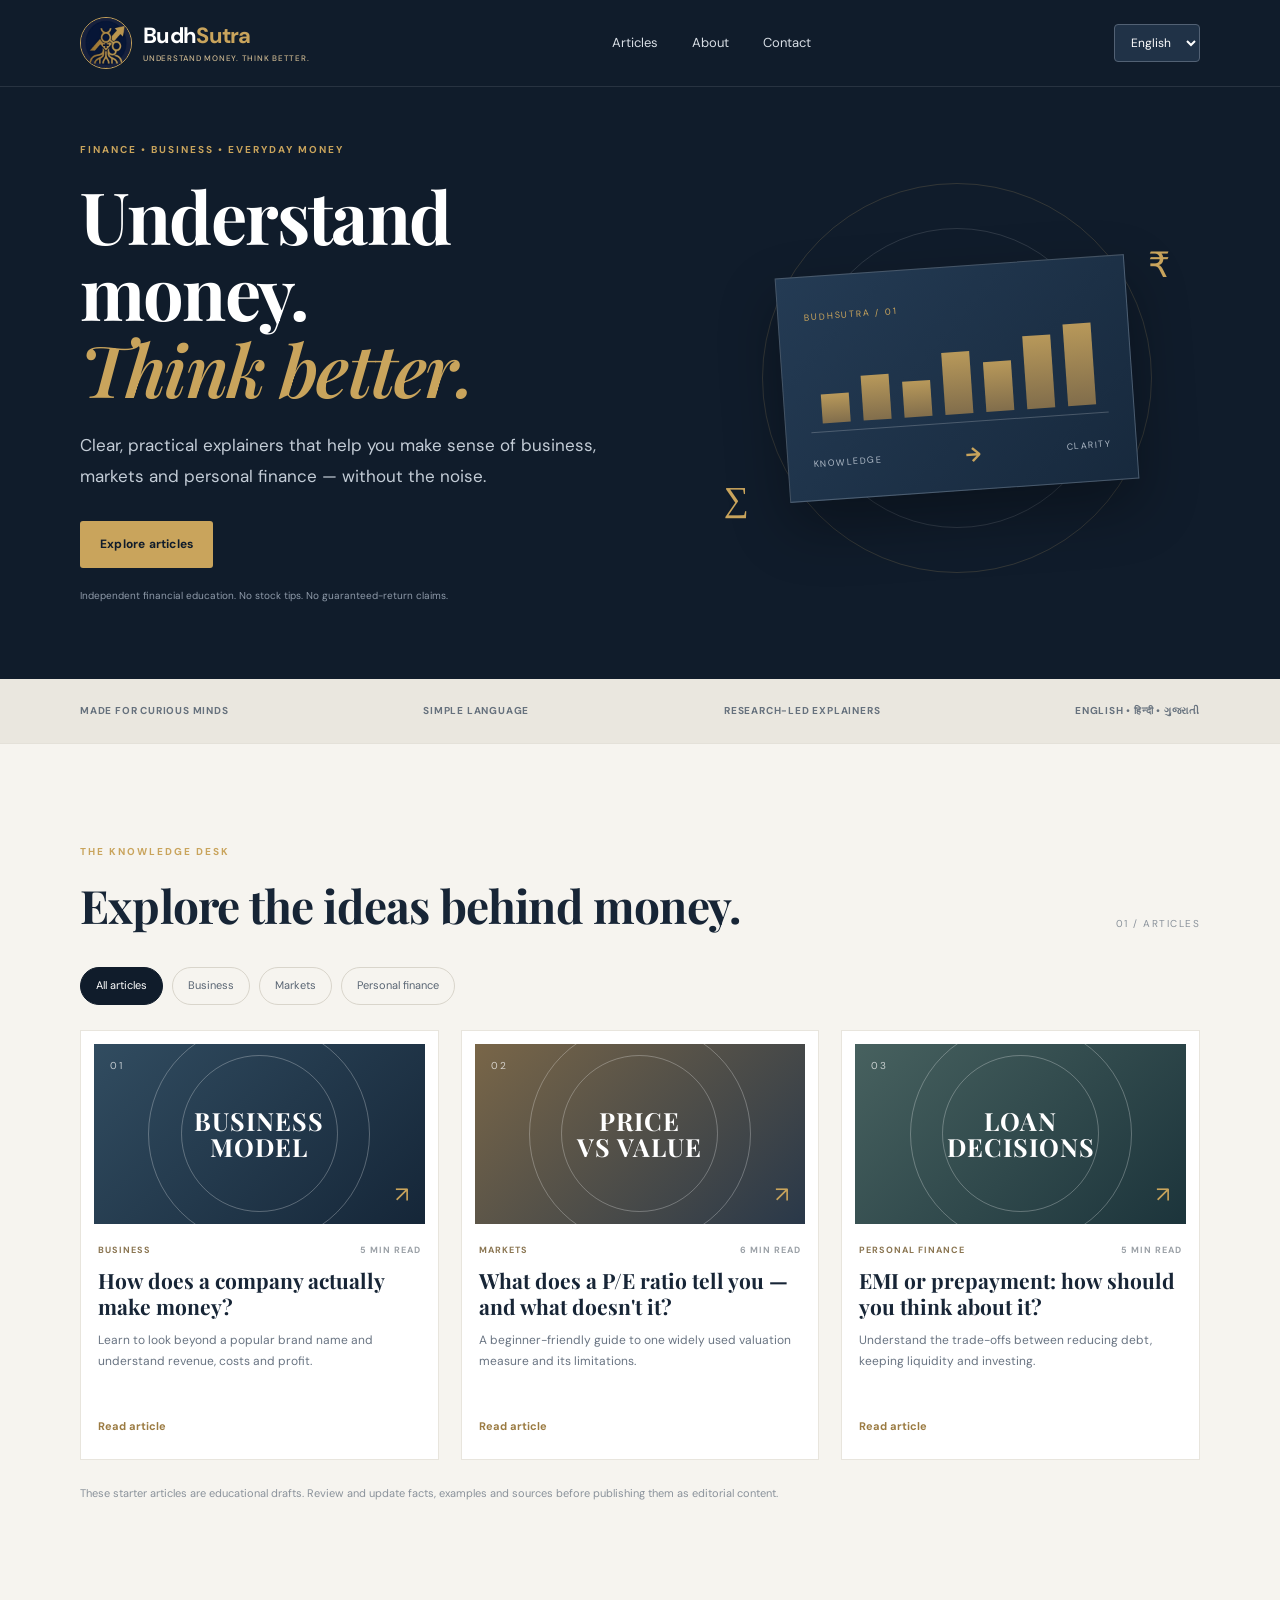
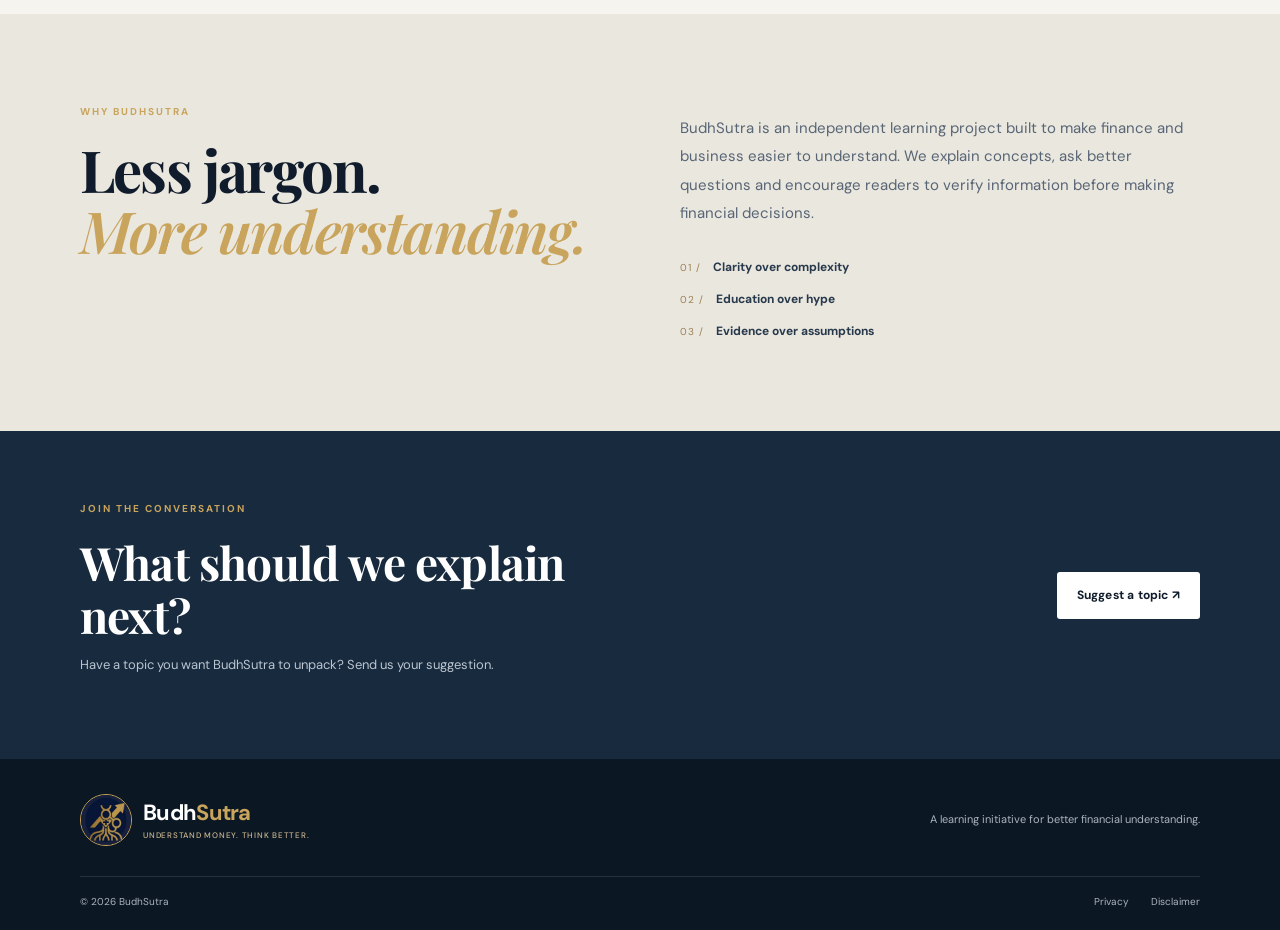
<file: index.html>
<!doctype html>
<html lang="en">
<head>
  <meta charset="utf-8">
  <meta name="viewport" content="width=device-width, initial-scale=1">
  <meta name="description" content="BudhSutra makes business, markets and personal finance easier to understand through clear educational articles in English, Hindi and Gujarati.">
  <meta name="theme-color" content="#101c2b">
  <title>BudhSutra — Unearthing the Roots. Mastering the Formula.</title>
  <link rel="icon" href="assets/favicon.png" type="image/png">
  <link rel="stylesheet" href="styles.css">
  <meta name="google-site-verification" content="NeGLGBJqiT4ey9NUICq06Hz0XV6kaXRmWqcEMmJ4U4g" />
</head>
<body>
  <a class="skip-link" href="#main">Skip to content</a>
  <header class="site-header">
    <div class="container nav-wrap">
      <a class="brand" href="index.html" aria-label="BudhSutra home">
        <img class="brand-mark" src="assets/budhsutra-mark.jpg" alt="BudhSutra emblem">
        <span>Budh<span class="brand-gold">Sutra</span><small data-i18n="tagline">Unearthing the Roots. Mastering the Formula.</small></span>
      </a>
      <nav class="desktop-nav" aria-label="Main navigation">
        <a href="#articles" data-i18n="navArticles">Articles</a>
        <a href="#about" data-i18n="navAbout">About</a>
        <a href="#contact" data-i18n="navContact">Contact</a>
      </nav>
      <label class="language-picker">
        <span class="sr-only" data-i18n="languageLabel">Choose language</span>
        <select id="languageSelect" aria-label="Choose language">
          <option value="en">English</option>
          <option value="hi">हिन्दी</option>
          <option value="gu">ગુજરાતી</option>
        </select>
      </label>
    </div>
  </header>

  <main id="main">
    <section class="hero">
      <div class="container hero-grid">
        <div class="hero-copy">
          <p class="eyebrow" data-i18n="eyebrow">FINANCE • BUSINESS • EVERYDAY MONEY</p>
          <h1 data-i18n="heroTitle">Understand money.<br><em>Think better.</em></h1>
          <p class="hero-intro" data-i18n="heroIntro">Clear, practical explainers that help you make sense of business, markets and personal finance — without the noise.</p>
          <a class="button button-primary" href="#articles" data-i18n="explore">Explore articles <span aria-hidden="true">↗</span></a>
          <p class="hero-note" data-i18n="heroNote">Independent financial education. No stock tips. No guaranteed-return claims.</p>
        </div>
        <div class="hero-art" aria-hidden="true">
          <div class="orbit orbit-one"></div><div class="orbit orbit-two"></div>
          <div class="hero-card">
            <span class="card-kicker">BUDHSUTRA / 01</span>
            <div class="chart-bars"><i></i><i></i><i></i><i></i><i></i><i></i><i></i></div>
            <div class="hero-card-bottom"><span>KNOWLEDGE</span><b>→</b><span>CLARITY</span></div>
          </div>
          <span class="floating-symbol symbol-one">₹</span>
          <span class="floating-symbol symbol-two">∑</span>
        </div>
      </div>
    </section>

    <section class="trust-strip">
      <div class="container trust-items">
        <span data-i18n="trust1">Made for curious minds</span>
        <span data-i18n="trust2">Simple language</span>
        <span data-i18n="trust3">Research-led explainers</span>
        <span data-i18n="trust4">English • हिन्दी • ગુજરાતી</span>
      </div>
    </section>

    <section class="section articles-section" id="articles">
      <div class="container">
        <div class="section-heading">
          <div><p class="eyebrow" data-i18n="latestEyebrow">THE KNOWLEDGE DESK</p><h2 data-i18n="latestTitle">Explore the ideas behind money.</h2></div>
          <span class="section-index">01 / ARTICLES</span>
        </div>
        <div class="filter-row" role="group" aria-label="Filter articles">
          <button class="filter-chip active" data-filter="all" data-i18n="filterAll">All articles</button>
          <button class="filter-chip" data-filter="business" data-i18n="filterBusiness">Business</button>
          <button class="filter-chip" data-filter="markets" data-i18n="filterMarkets">Markets</button>
          <button class="filter-chip" data-filter="personal" data-i18n="filterPersonal">Personal finance</button>
        </div>
        <div class="article-grid" id="articleGrid">
          <article class="article-card" data-category="business">
            <div class="article-visual visual-business"><span>01</span><b>BUSINESS<br>MODEL</b><i>↗</i></div>
            <div class="article-meta"><span data-i18n="categoryBusiness">BUSINESS</span><span>5 MIN READ</span></div>
            <h3 data-i18n="article1Title">How does a company actually make money?</h3>
            <p data-i18n="article1Desc">Learn to look beyond a popular brand name and understand revenue, costs and profit.</p>
            <a class="text-link" href="articles/how-companies-make-money.html" data-i18n="readArticle">Read article <span>→</span></a>
          </article>
          <article class="article-card" data-category="markets">
            <div class="article-visual visual-markets"><span>02</span><b>PRICE<br>VS VALUE</b><i>↗</i></div>
            <div class="article-meta"><span data-i18n="categoryMarkets">MARKETS</span><span>6 MIN READ</span></div>
            <h3 data-i18n="article2Title">What does a P/E ratio tell you — and what doesn't it?</h3>
            <p data-i18n="article2Desc">A beginner-friendly guide to one widely used valuation measure and its limitations.</p>
            <a class="text-link" href="articles/understanding-pe-ratio.html" data-i18n="readArticle">Read article <span>→</span></a>
          </article>
          <article class="article-card" data-category="personal">
            <div class="article-visual visual-personal"><span>03</span><b>LOAN<br>DECISIONS</b><i>↗</i></div>
            <div class="article-meta"><span data-i18n="categoryPersonal">PERSONAL FINANCE</span><span>5 MIN READ</span></div>
            <h3 data-i18n="article3Title">EMI or prepayment: how should you think about it?</h3>
            <p data-i18n="article3Desc">Understand the trade-offs between reducing debt, keeping liquidity and investing.</p>
            <a class="text-link" href="articles/emi-or-prepayment.html" data-i18n="readArticle">Read article <span>→</span></a>
          </article>
        </div>
        <p class="content-note" data-i18n="contentNote">These starter articles are educational drafts. Review and update facts, examples and sources before publishing them as editorial content.</p>
      </div>
    </section>

    <section class="about-section" id="about">
      <div class="container about-grid">
        <div><p class="eyebrow" data-i18n="aboutEyebrow">WHY BUDHSUTRA</p><h2 data-i18n="aboutTitle">Less jargon.<br><em>More understanding.</em></h2></div>
        <div class="about-copy"><p data-i18n="aboutText">BudhSutra is an independent learning project built to make finance and business easier to understand. We explain concepts, ask better questions and encourage readers to verify information before making financial decisions.</p><div class="principles"><span>01 / <b data-i18n="principle1">Clarity over complexity</b></span><span>02 / <b data-i18n="principle2">Education over hype</b></span><span>03 / <b data-i18n="principle3">Evidence over assumptions</b></span></div></div>
      </div>
    </section>

    <section class="contact-section" id="contact">
      <div class="container contact-grid">
        <div><p class="eyebrow" data-i18n="contactEyebrow">JOIN THE CONVERSATION</p><h2 data-i18n="contactTitle">What should we explain next?</h2><p data-i18n="contactText">Have a topic you want BudhSutra to unpack? Send us your suggestion.</p></div>
        <a class="button button-light" href="mailto:budhsutra@gmail.com?subject=BudhSutra%20topic%20suggestion" data-i18n="suggestTopic">Suggest a topic ↗</a>
      </div>
    </section>
  </main>

  <footer class="site-footer">
    <div class="container footer-top"><a class="brand footer-brand" href="index.html"><img class="brand-mark" src="assets/budhsutra-mark.jpg" alt="BudhSutra emblem"><span>Budh<span class="brand-gold">Sutra</span><small data-i18n="tagline">Unearthing the Roots. Mastering the Formula.</small></span></a><p data-i18n="footerLine">A learning initiative for better financial understanding.</p></div>
    <div class="container footer-bottom"><span>© <span id="year"></span> BudhSutra</span><div><a href="privacy.html" data-i18n="privacy">Privacy</a><a href="disclaimer.html" data-i18n="disclaimer">Disclaimer</a></div></div>
  </footer>
  <script src="script.js"></script>

  <!-- Cloudflare Web Analytics --><script type='module' src='https://static.cloudflareinsights.com/beacon.min.js' data-cf-beacon='{"token": "01d8dacc45354939b01a4ed40f8bf422"}'></script><!-- End Cloudflare Web Analytics -->
</body>
</html>
</file>
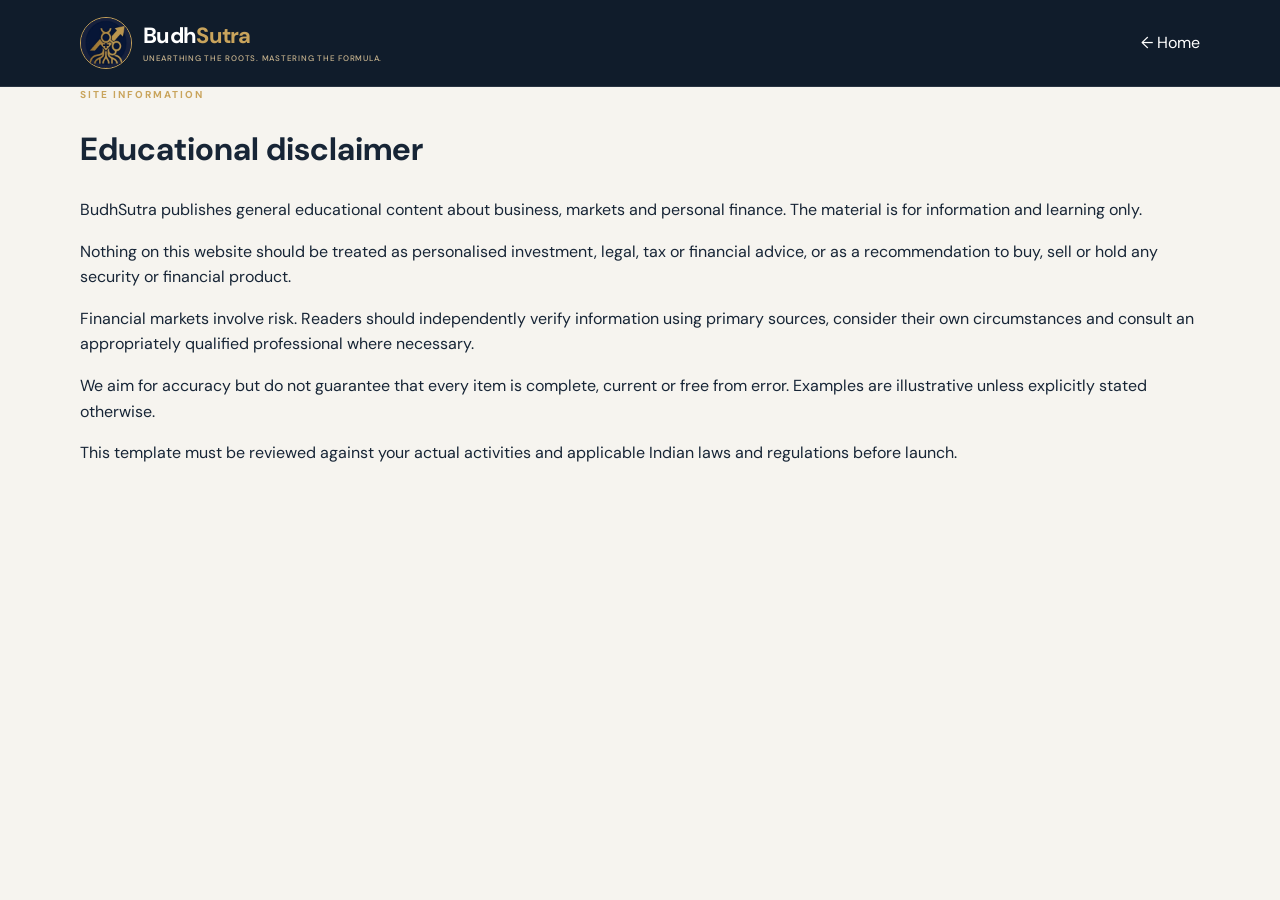
<file: disclaimer.html>
<!doctype html><html lang="en"><head><meta charset="utf-8"><meta name="viewport" content="width=device-width,initial-scale=1"><title>Educational Disclaimer | BudhSutra</title><link rel="icon" href="assets/favicon.png" type="image/png"><link rel="stylesheet" href="styles.css"></head><body><header class="site-header"><div class="container nav-wrap"><a class="brand" href="index.html"><img class="brand-mark" src="assets/budhsutra-mark.jpg" alt="BudhSutra emblem"><span>Budh<span class="brand-gold">Sutra</span><small>Unearthing the Roots. Mastering the Formula.</small></span></a><a class="back-link" href="index.html">← Home</a></div></header><main class="article-page"><div class="container article-container"><p class="eyebrow">SITE INFORMATION</p><h1>Educational disclaimer</h1><div class="article-body"><p>BudhSutra publishes general educational content about business, markets and personal finance. The material is for information and learning only.</p><p>Nothing on this website should be treated as personalised investment, legal, tax or financial advice, or as a recommendation to buy, sell or hold any security or financial product.</p><p>Financial markets involve risk. Readers should independently verify information using primary sources, consider their own circumstances and consult an appropriately qualified professional where necessary.</p><p>We aim for accuracy but do not guarantee that every item is complete, current or free from error. Examples are illustrative unless explicitly stated otherwise.</p><p>This template must be reviewed against your actual activities and applicable Indian laws and regulations before launch.</p></div></div></main></body></html>
</file>
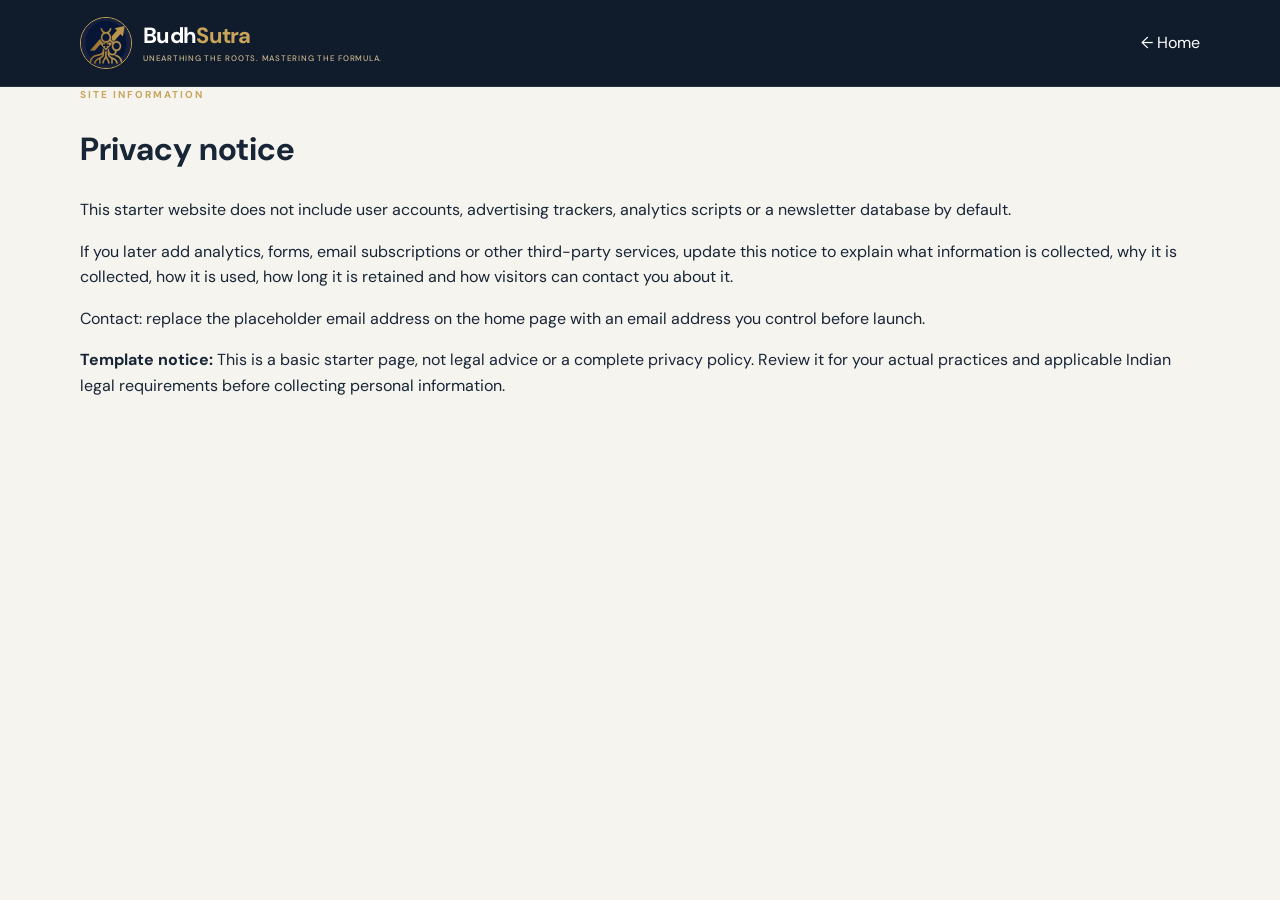
<file: privacy.html>
<!doctype html><html lang="en"><head><meta charset="utf-8"><meta name="viewport" content="width=device-width,initial-scale=1"><title>Privacy | BudhSutra</title><link rel="icon" href="assets/favicon.png" type="image/png"><link rel="stylesheet" href="styles.css"></head><body><header class="site-header"><div class="container nav-wrap"><a class="brand" href="index.html"><img class="brand-mark" src="assets/budhsutra-mark.jpg" alt="BudhSutra emblem"><span>Budh<span class="brand-gold">Sutra</span><small>Unearthing the Roots. Mastering the Formula.</small></span></a><a class="back-link" href="index.html">← Home</a></div></header><main class="article-page"><div class="container article-container"><p class="eyebrow">SITE INFORMATION</p><h1>Privacy notice</h1><div class="article-body"><p>This starter website does not include user accounts, advertising trackers, analytics scripts or a newsletter database by default.</p><p>If you later add analytics, forms, email subscriptions or other third-party services, update this notice to explain what information is collected, why it is collected, how it is used, how long it is retained and how visitors can contact you about it.</p><p>Contact: replace the placeholder email address on the home page with an email address you control before launch.</p><p><strong>Template notice:</strong> This is a basic starter page, not legal advice or a complete privacy policy. Review it for your actual practices and applicable Indian legal requirements before collecting personal information.</p></div></div></main></body></html>
</file>
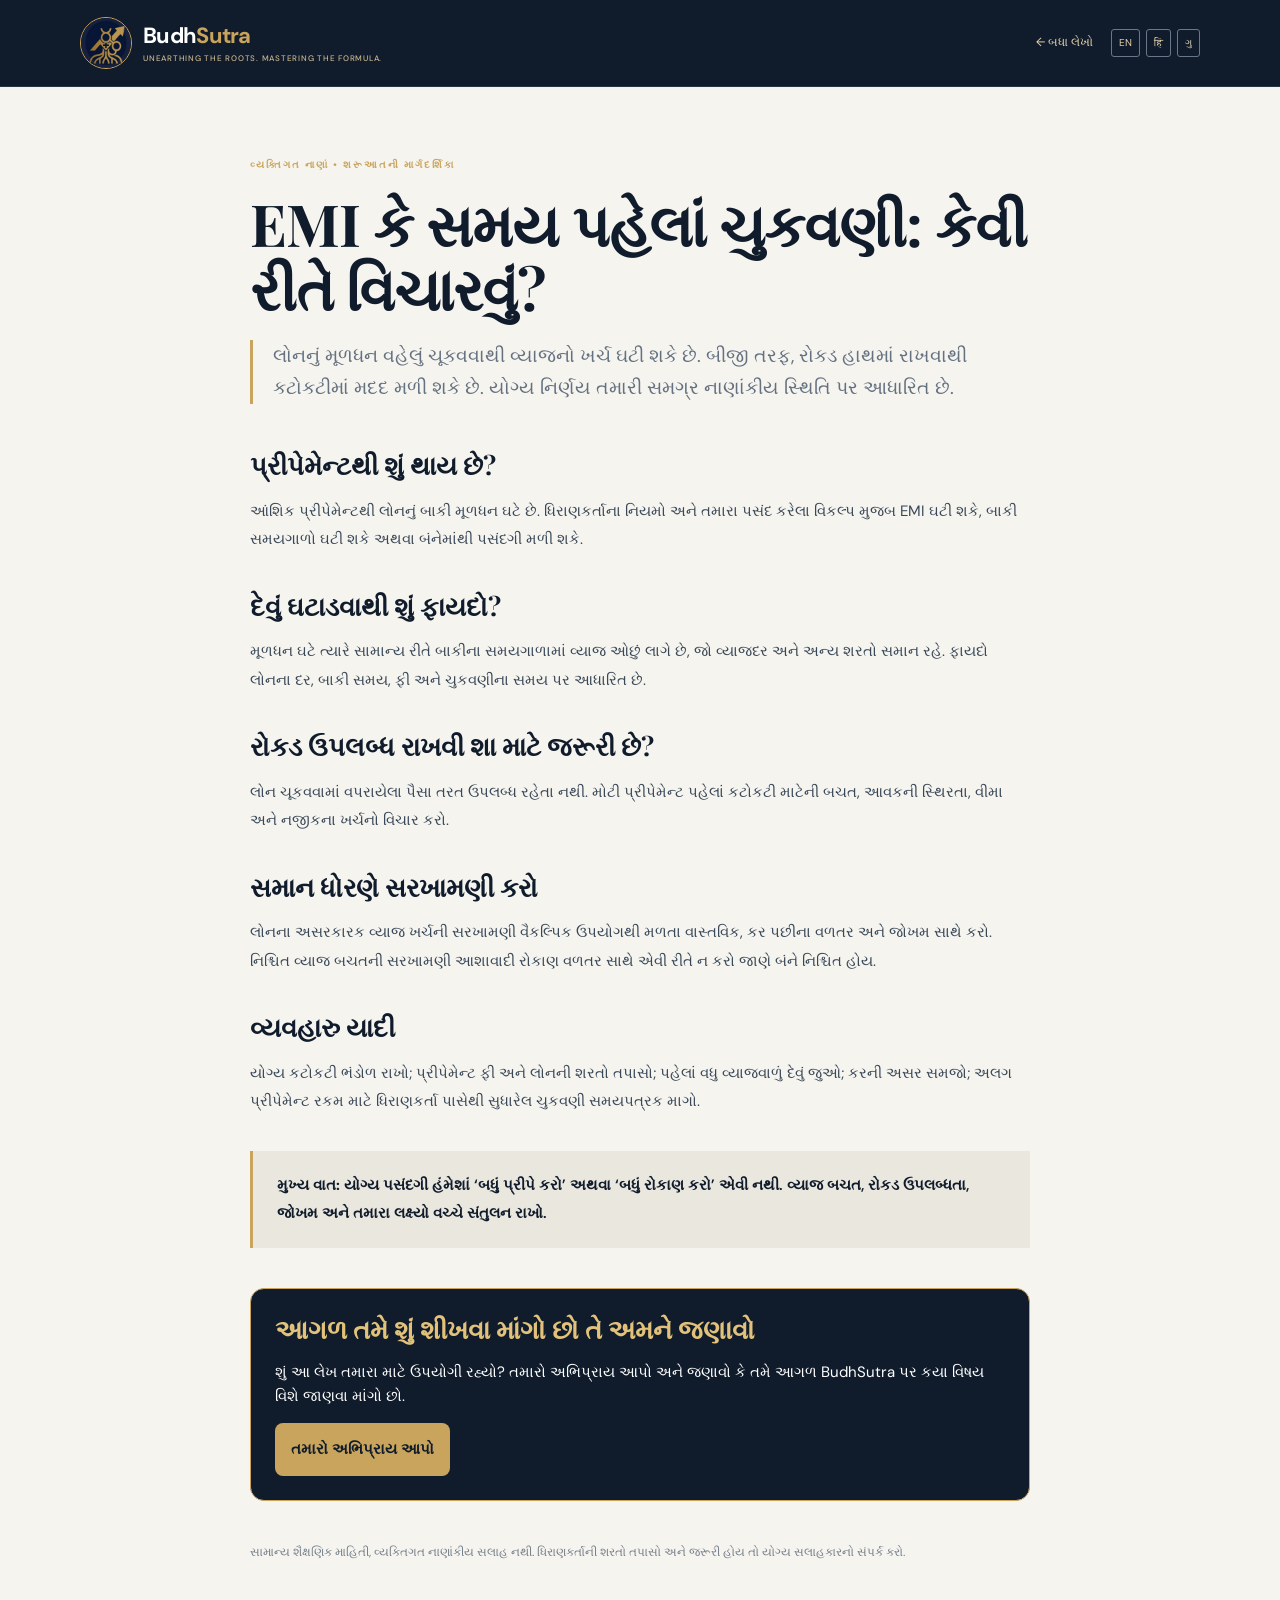
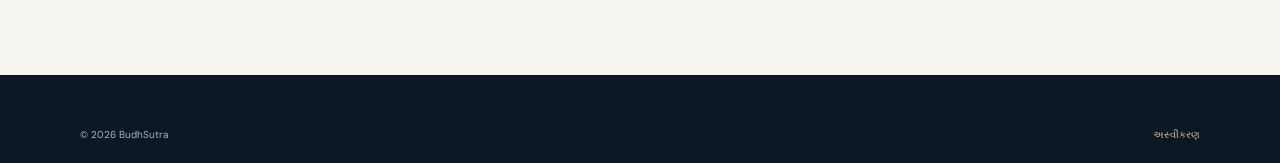
<file: articles/emi-or-prepayment-gu.html>
<!doctype html><html lang="gu"><head><meta charset="utf-8"><meta name="viewport" content="width=device-width,initial-scale=1"><title>EMI કે સમય પહેલાં ચુકવણી: કેવી રીતે વિચારવું? | BudhSutra</title><link rel="icon" href="../assets/favicon.png" type="image/png"><link rel="stylesheet" href="../styles.css"><link rel="stylesheet" href="article.css"></head><body><header class="site-header"><div class="container nav-wrap"><a class="brand" href="../index.html"><img class="brand-mark" src="../assets/budhsutra-mark.jpg" alt="BudhSutra emblem"><span>Budh<span class="brand-gold">Sutra</span><small>Unearthing the Roots. Mastering the Formula.</small></span></a><div class="article-tools"><a class="back-link" href="../index.html#articles">← બધા લેખો</a><div class="language-links"><a href="emi-or-prepayment.html">EN</a><a href="emi-or-prepayment-hi.html">हिं</a><a href="emi-or-prepayment-gu.html">ગુ</a></div></div></div></header><main class="article-page"><div class="container article-container"><p class="eyebrow">વ્યક્તિગત નાણાં • શરૂઆતની માર્ગદર્શિકા</p><h1>EMI કે સમય પહેલાં ચુકવણી: કેવી રીતે વિચારવું?</h1><p class="article-lead">લોનનું મૂળધન વહેલું ચૂકવવાથી વ્યાજનો ખર્ચ ઘટી શકે છે. બીજી તરફ, રોકડ હાથમાં રાખવાથી કટોકટીમાં મદદ મળી શકે છે. યોગ્ય નિર્ણય તમારી સમગ્ર નાણાંકીય સ્થિતિ પર આધારિત છે.</p><div class="article-body"><h2>પ્રીપેમેન્ટથી શું થાય છે?</h2><p>આંશિક પ્રીપેમેન્ટથી લોનનું બાકી મૂળધન ઘટે છે. ધિરાણકર્તાના નિયમો અને તમારા પસંદ કરેલા વિકલ્પ મુજબ EMI ઘટી શકે, બાકી સમયગાળો ઘટી શકે અથવા બંનેમાંથી પસંદગી મળી શકે.</p><h2>દેવું ઘટાડવાથી શું ફાયદો?</h2><p>મૂળધન ઘટે ત્યારે સામાન્ય રીતે બાકીના સમયગાળામાં વ્યાજ ઓછું લાગે છે, જો વ્યાજદર અને અન્ય શરતો સમાન રહે. ફાયદો લોનના દર, બાકી સમય, ફી અને ચુકવણીના સમય પર આધારિત છે.</p><h2>રોકડ ઉપલબ્ધ રાખવી શા માટે જરૂરી છે?</h2><p>લોન ચૂકવવામાં વપરાયેલા પૈસા તરત ઉપલબ્ધ રહેતા નથી. મોટી પ્રીપેમેન્ટ પહેલાં કટોકટી માટેની બચત, આવકની સ્થિરતા, વીમા અને નજીકના ખર્ચનો વિચાર કરો.</p><h2>સમાન ધોરણે સરખામણી કરો</h2><p>લોનના અસરકારક વ્યાજ ખર્ચની સરખામણી વૈકલ્પિક ઉપયોગથી મળતા વાસ્તવિક, કર પછીના વળતર અને જોખમ સાથે કરો. નિશ્ચિત વ્યાજ બચતની સરખામણી આશાવાદી રોકાણ વળતર સાથે એવી રીતે ન કરો જાણે બંને નિશ્ચિત હોય.</p><h2>વ્યવહારુ યાદી</h2><p>યોગ્ય કટોકટી ભંડોળ રાખો; પ્રીપેમેન્ટ ફી અને લોનની શરતો તપાસો; પહેલાં વધુ વ્યાજવાળું દેવું જુઓ; કરની અસર સમજો; અલગ પ્રીપેમેન્ટ રકમ માટે ધિરાણકર્તા પાસેથી સુધારેલ ચુકવણી સમયપત્રક માગો.</p><p class="takeaway"><strong>મુખ્ય વાત:</strong> યોગ્ય પસંદગી હંમેશાં ‘બધું પ્રીપે કરો’ અથવા ‘બધું રોકાણ કરો’ એવી નથી. વ્યાજ બચત, રોકડ ઉપલબ્ધતા, જોખમ અને તમારા લક્ષ્યો વચ્ચે સંતુલન રાખો.</p>
  <!-- BudhSutra reader feedback CTA - Gujarati -->
<section class="reader-feedback" aria-labelledby="reader-feedback-title">
  <h2 id="reader-feedback-title">આગળ તમે શું શીખવા માંગો છો તે અમને જણાવો</h2>
  <p>શું આ લેખ તમારા માટે ઉપયોગી રહ્યો? તમારો અભિપ્રાય આપો અને જણાવો કે તમે આગળ BudhSutra પર કયા વિષય વિશે જાણવા માંગો છો.</p>
  <a class="feedback-link" href="https://forms.gle/4pBF3tUPJZmwTfX49" target="_blank" rel="noopener noreferrer">તમારો અભિપ્રાય આપો</a>
</section>

<style>
  .reader-feedback{margin:2.5rem 0;padding:1.5rem;border:1px solid #c9a45c;border-radius:14px;background:#101c2b;color:#fff}
  .reader-feedback h2{margin-top:0;color:#e2c27a}
  .reader-feedback p{line-height:1.6}
  .reader-feedback .feedback-link{display:inline-block;padding:.75rem 1rem;border-radius:8px;background:#c9a45c;color:#101c2b;text-decoration:none;font-weight:700}
</style>
  <p class="source-note">સામાન્ય શૈક્ષણિક માહિતી, વ્યક્તિગત નાણાંકીય સલાહ નથી. ધિરાણકર્તાની શરતો તપાસો અને જરૂરી હોય તો યોગ્ય સલાહકારનો સંપર્ક કરો.</p></div></div></main><footer class="site-footer"><div class="container footer-bottom"><span>© <span id="year"></span> BudhSutra</span><a href="../disclaimer.html">અસ્વીકરણ</a></div></footer><script>document.getElementById('year').textContent=new Date().getFullYear()</script></body></html>
</file>
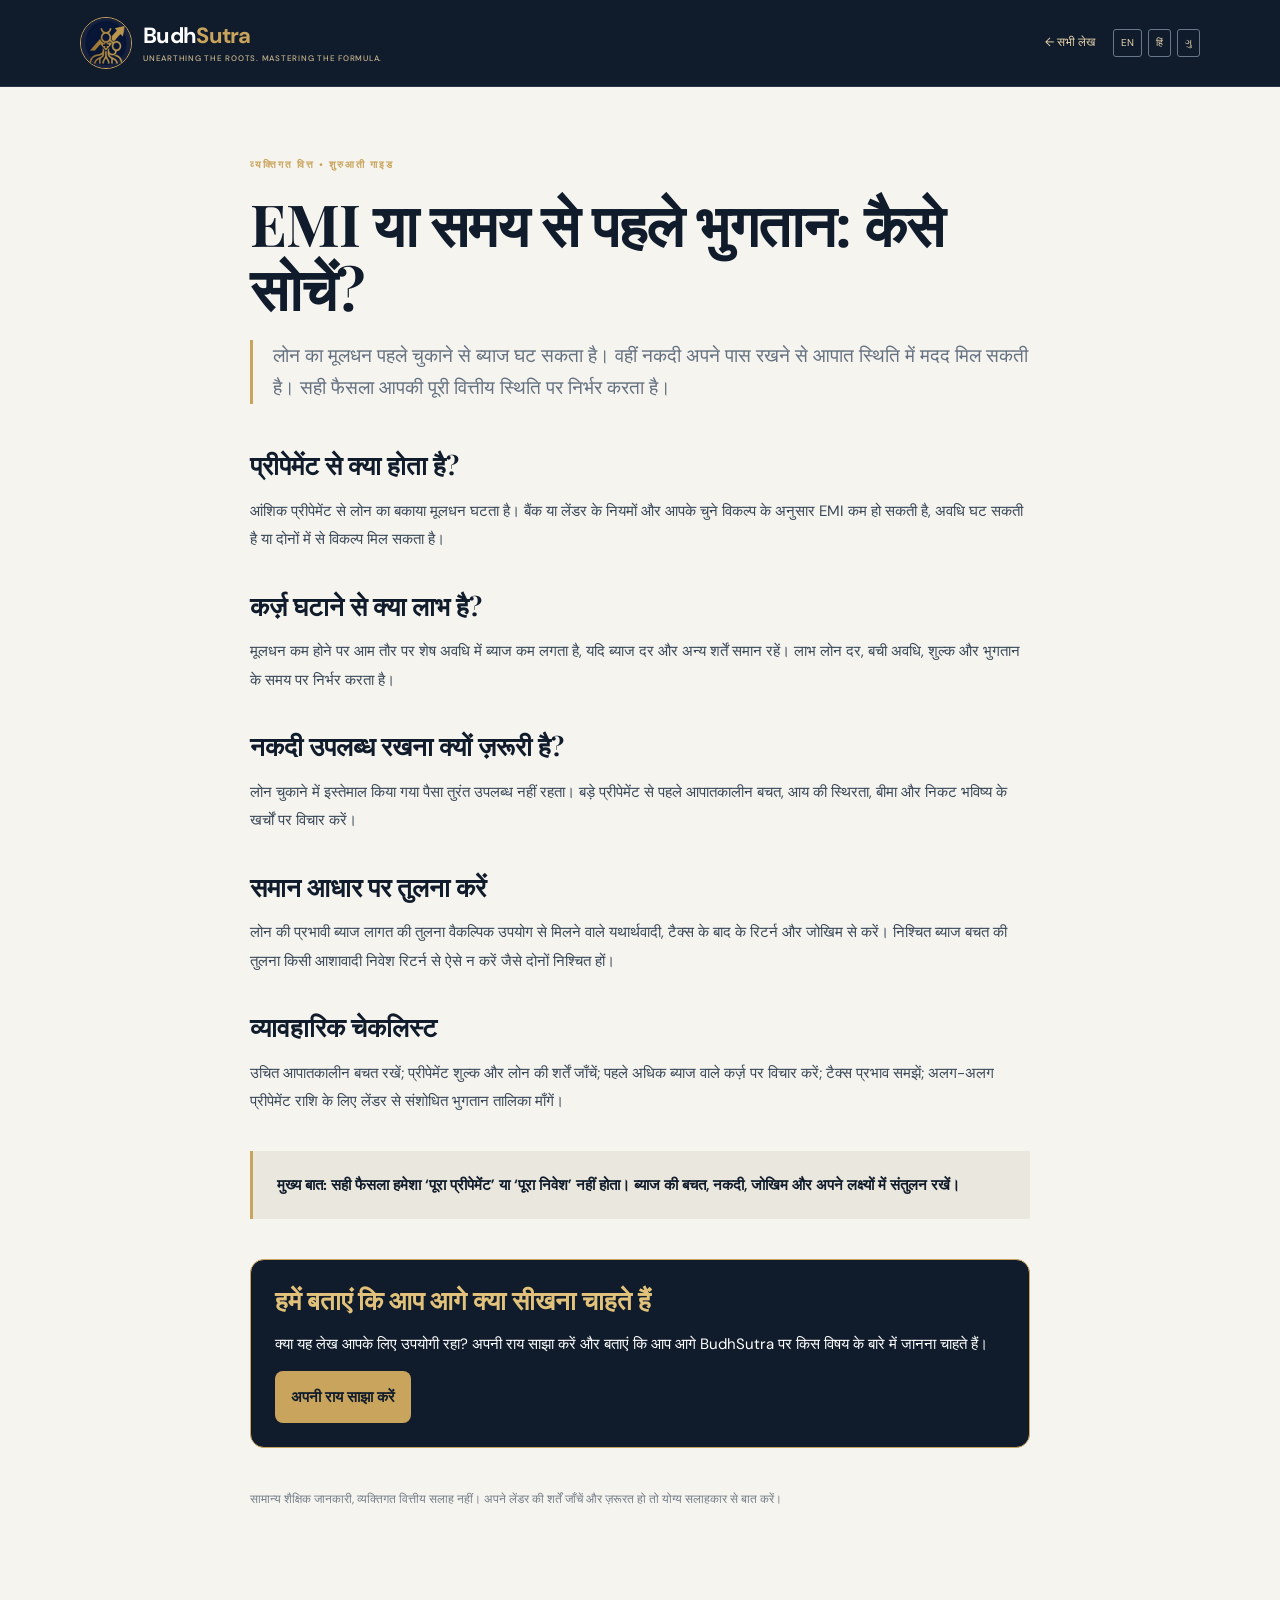
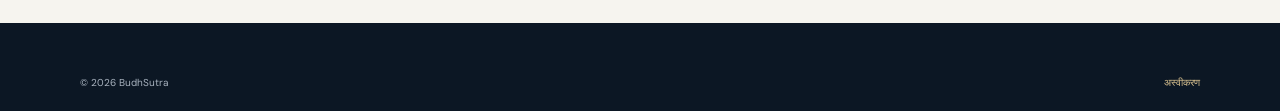
<file: articles/emi-or-prepayment-hi.html>
<!doctype html><html lang="hi"><head><meta charset="utf-8"><meta name="viewport" content="width=device-width,initial-scale=1"><title>EMI या समय से पहले भुगतान: कैसे सोचें? | BudhSutra</title><link rel="icon" href="../assets/favicon.png" type="image/png"><link rel="stylesheet" href="../styles.css"><link rel="stylesheet" href="article.css"></head><body><header class="site-header"><div class="container nav-wrap"><a class="brand" href="../index.html"><img class="brand-mark" src="../assets/budhsutra-mark.jpg" alt="BudhSutra emblem"><span>Budh<span class="brand-gold">Sutra</span><small>Unearthing the Roots. Mastering the Formula.</small></span></a><div class="article-tools"><a class="back-link" href="../index.html#articles">← सभी लेख</a><div class="language-links"><a href="emi-or-prepayment.html">EN</a><a href="emi-or-prepayment-hi.html">हिं</a><a href="emi-or-prepayment-gu.html">ગુ</a></div></div></div></header><main class="article-page"><div class="container article-container"><p class="eyebrow">व्यक्तिगत वित्त • शुरुआती गाइड</p><h1>EMI या समय से पहले भुगतान: कैसे सोचें?</h1><p class="article-lead">लोन का मूलधन पहले चुकाने से ब्याज घट सकता है। वहीं नकदी अपने पास रखने से आपात स्थिति में मदद मिल सकती है। सही फैसला आपकी पूरी वित्तीय स्थिति पर निर्भर करता है।</p><div class="article-body"><h2>प्रीपेमेंट से क्या होता है?</h2><p>आंशिक प्रीपेमेंट से लोन का बकाया मूलधन घटता है। बैंक या लेंडर के नियमों और आपके चुने विकल्प के अनुसार EMI कम हो सकती है, अवधि घट सकती है या दोनों में से विकल्प मिल सकता है।</p><h2>कर्ज़ घटाने से क्या लाभ है?</h2><p>मूलधन कम होने पर आम तौर पर शेष अवधि में ब्याज कम लगता है, यदि ब्याज दर और अन्य शर्तें समान रहें। लाभ लोन दर, बची अवधि, शुल्क और भुगतान के समय पर निर्भर करता है।</p><h2>नकदी उपलब्ध रखना क्यों ज़रूरी है?</h2><p>लोन चुकाने में इस्तेमाल किया गया पैसा तुरंत उपलब्ध नहीं रहता। बड़े प्रीपेमेंट से पहले आपातकालीन बचत, आय की स्थिरता, बीमा और निकट भविष्य के खर्चों पर विचार करें।</p><h2>समान आधार पर तुलना करें</h2><p>लोन की प्रभावी ब्याज लागत की तुलना वैकल्पिक उपयोग से मिलने वाले यथार्थवादी, टैक्स के बाद के रिटर्न और जोखिम से करें। निश्चित ब्याज बचत की तुलना किसी आशावादी निवेश रिटर्न से ऐसे न करें जैसे दोनों निश्चित हों।</p><h2>व्यावहारिक चेकलिस्ट</h2><p>उचित आपातकालीन बचत रखें; प्रीपेमेंट शुल्क और लोन की शर्तें जाँचें; पहले अधिक ब्याज वाले कर्ज़ पर विचार करें; टैक्स प्रभाव समझें; अलग-अलग प्रीपेमेंट राशि के लिए लेंडर से संशोधित भुगतान तालिका माँगें।</p><p class="takeaway"><strong>मुख्य बात:</strong> सही फैसला हमेशा ‘पूरा प्रीपेमेंट’ या ‘पूरा निवेश’ नहीं होता। ब्याज की बचत, नकदी, जोखिम और अपने लक्ष्यों में संतुलन रखें।</p>
<!-- BudhSutra reader feedback CTA - Hindi -->
<section class="reader-feedback" aria-labelledby="reader-feedback-title">
  <h2 id="reader-feedback-title">हमें बताएं कि आप आगे क्या सीखना चाहते हैं</h2>
  <p>क्या यह लेख आपके लिए उपयोगी रहा? अपनी राय साझा करें और बताएं कि आप आगे BudhSutra पर किस विषय के बारे में जानना चाहते हैं।</p>
  <a class="feedback-link" href="https://forms.gle/4pBF3tUPJZmwTfX49" target="_blank" rel="noopener noreferrer">अपनी राय साझा करें</a>
</section>

<style>
  .reader-feedback{margin:2.5rem 0;padding:1.5rem;border:1px solid #c9a45c;border-radius:14px;background:#101c2b;color:#fff}
  .reader-feedback h2{margin-top:0;color:#e2c27a}
  .reader-feedback p{line-height:1.6}
  .reader-feedback .feedback-link{display:inline-block;padding:.75rem 1rem;border-radius:8px;background:#c9a45c;color:#101c2b;text-decoration:none;font-weight:700}
</style>
  <p class="source-note">सामान्य शैक्षिक जानकारी, व्यक्तिगत वित्तीय सलाह नहीं। अपने लेंडर की शर्तें जाँचें और ज़रूरत हो तो योग्य सलाहकार से बात करें।</p></div></div></main><footer class="site-footer"><div class="container footer-bottom"><span>© <span id="year"></span> BudhSutra</span><a href="../disclaimer.html">अस्वीकरण</a></div></footer><script>document.getElementById('year').textContent=new Date().getFullYear()</script></body></html>
</file>
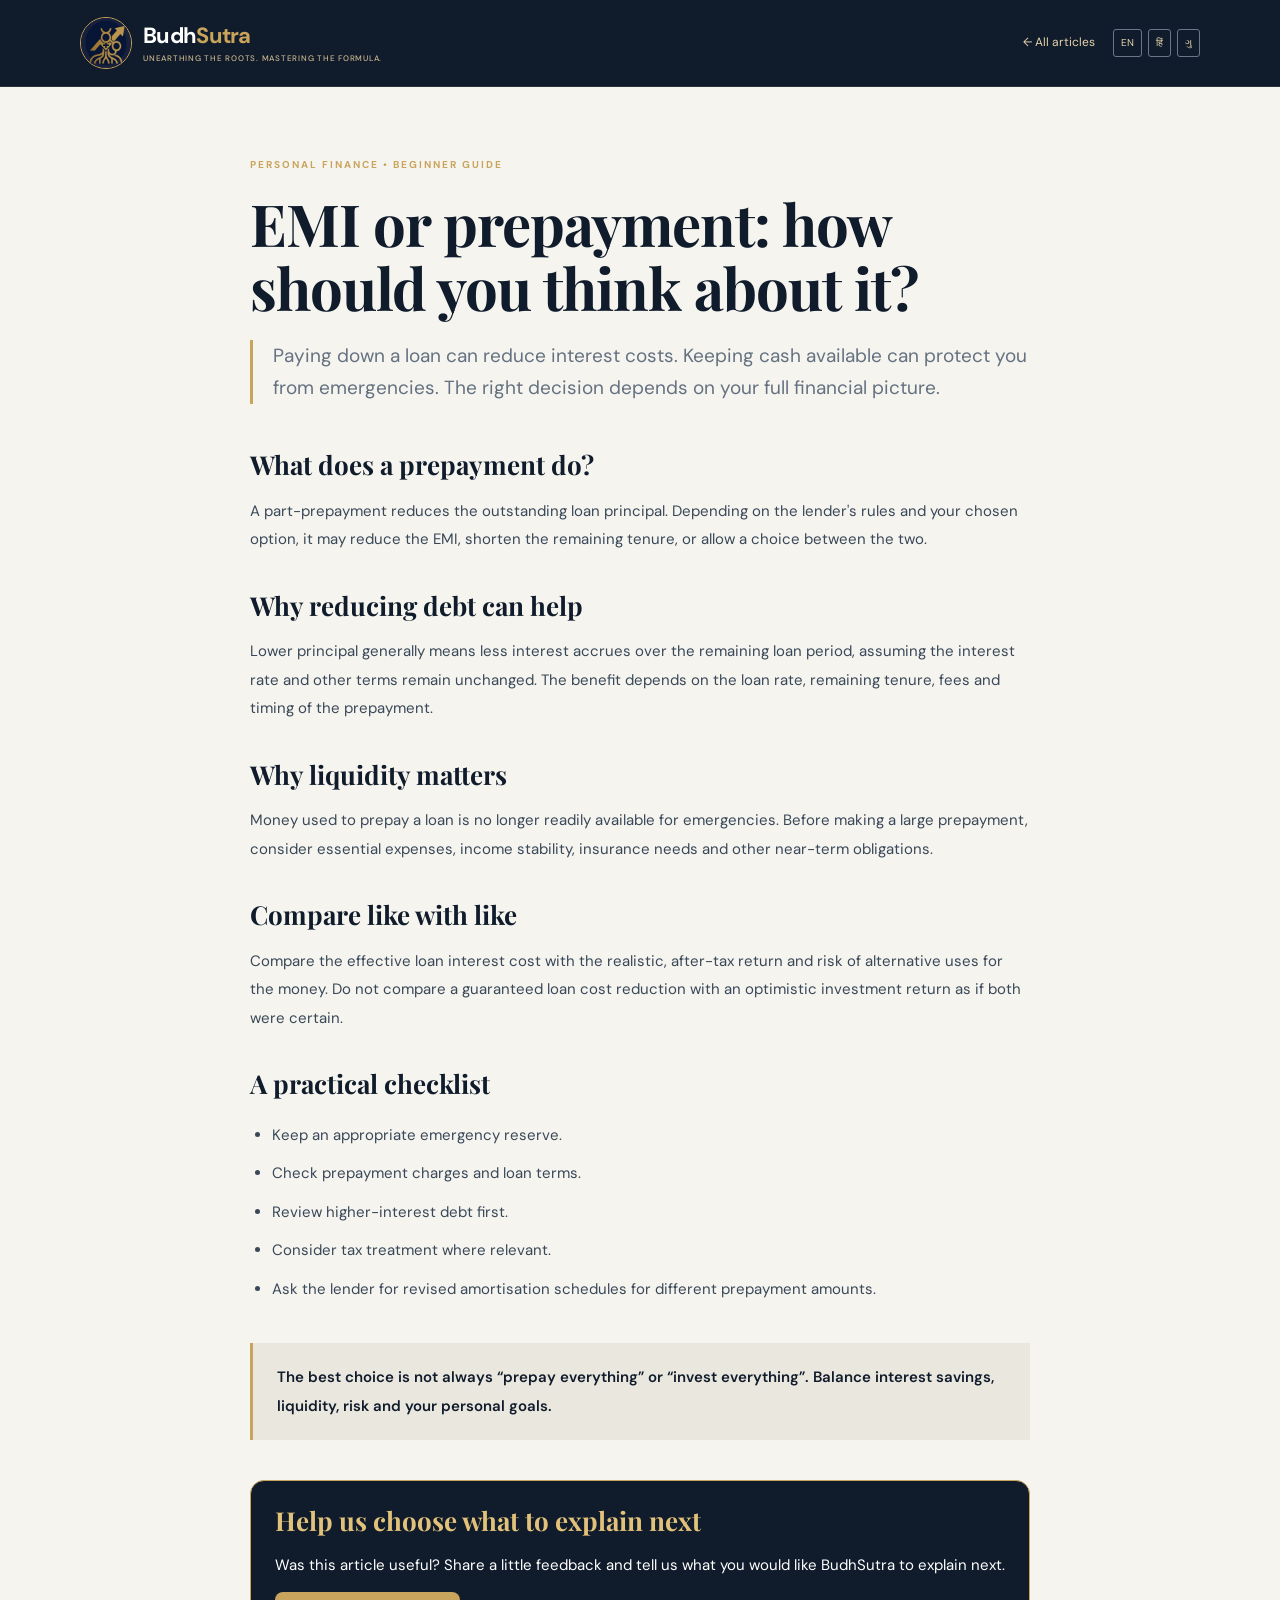
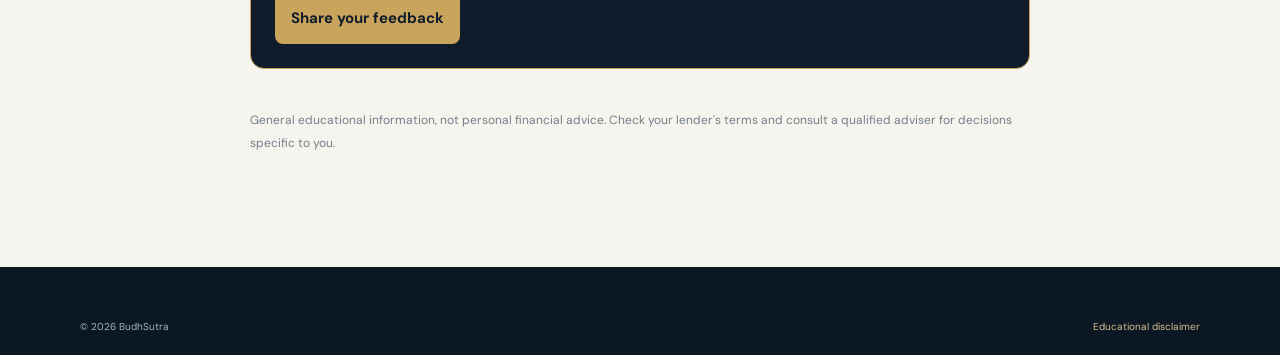
<file: articles/emi-or-prepayment.html>
<!doctype html><html lang="en"><head><meta charset="utf-8"><meta name="viewport" content="width=device-width,initial-scale=1"><title>EMI or Prepayment | BudhSutra</title><link rel="icon" href="../assets/favicon.png" type="image/png"><link rel="stylesheet" href="../styles.css"><link rel="stylesheet" href="article.css"></head><body><header class="site-header"><div class="container nav-wrap"><a class="brand" href="../index.html"><img class="brand-mark" src="../assets/budhsutra-mark.jpg" alt="BudhSutra emblem"><span>Budh<span class="brand-gold">Sutra</span><small>Unearthing the Roots. Mastering the Formula.</small></span></a><div class="article-tools"><a class="back-link" href="../index.html#articles">← All articles</a><div class="language-links"><a href="emi-or-prepayment.html">EN</a><a href="emi-or-prepayment-hi.html">हिं</a><a href="emi-or-prepayment-gu.html">ગુ</a></div></div></div></header><main class="article-page"><div class="container article-container"><p class="eyebrow">PERSONAL FINANCE • BEGINNER GUIDE</p><h1>EMI or prepayment: how should you think about it?</h1><p class="article-lead">Paying down a loan can reduce interest costs. Keeping cash available can protect you from emergencies. The right decision depends on your full financial picture.</p><div class="article-body"><h2>What does a prepayment do?</h2><p>A part-prepayment reduces the outstanding loan principal. Depending on the lender's rules and your chosen option, it may reduce the EMI, shorten the remaining tenure, or allow a choice between the two.</p><h2>Why reducing debt can help</h2><p>Lower principal generally means less interest accrues over the remaining loan period, assuming the interest rate and other terms remain unchanged. The benefit depends on the loan rate, remaining tenure, fees and timing of the prepayment.</p><h2>Why liquidity matters</h2><p>Money used to prepay a loan is no longer readily available for emergencies. Before making a large prepayment, consider essential expenses, income stability, insurance needs and other near-term obligations.</p><h2>Compare like with like</h2><p>Compare the effective loan interest cost with the realistic, after-tax return and risk of alternative uses for the money. Do not compare a guaranteed loan cost reduction with an optimistic investment return as if both were certain.</p><h2>A practical checklist</h2><ul><li>Keep an appropriate emergency reserve.</li><li>Check prepayment charges and loan terms.</li><li>Review higher-interest debt first.</li><li>Consider tax treatment where relevant.</li><li>Ask the lender for revised amortisation schedules for different prepayment amounts.</li></ul><p class="takeaway">The best choice is not always “prepay everything” or “invest everything”. Balance interest savings, liquidity, risk and your personal goals.</p>
  <!-- BudhSutra reader feedback CTA. Replace the href below with your Google Form responder URL. -->
<section class="reader-feedback" aria-labelledby="reader-feedback-title">
  <h2 id="reader-feedback-title">Help us choose what to explain next</h2>
  <p>Was this article useful? Share a little feedback and tell us what you would like BudhSutra to explain next.</p>
  <a class="feedback-link" href="https://forms.gle/4pBF3tUPJZmwTfX49" target="_blank" rel="noopener noreferrer">Share your feedback</a>
</section>

<style>
  .reader-feedback{margin:2.5rem 0;padding:1.5rem;border:1px solid #c9a45c;border-radius:14px;background:#101c2b;color:#fff}
  .reader-feedback h2{margin-top:0;color:#e2c27a}
  .reader-feedback p{line-height:1.6}
  .reader-feedback .feedback-link{display:inline-block;padding:.75rem 1rem;border-radius:8px;background:#c9a45c;color:#101c2b;text-decoration:none;font-weight:700}
</style>
<p class="source-note">General educational information, not personal financial advice. Check your lender's terms and consult a qualified adviser for decisions specific to you.</p></div></div></main><footer class="site-footer"><div class="container footer-bottom"><span>© <span id="year"></span> BudhSutra</span><a href="../disclaimer.html">Educational disclaimer</a></div></footer><script>document.getElementById('year').textContent=new Date().getFullYear()</script></body></html>
</file>
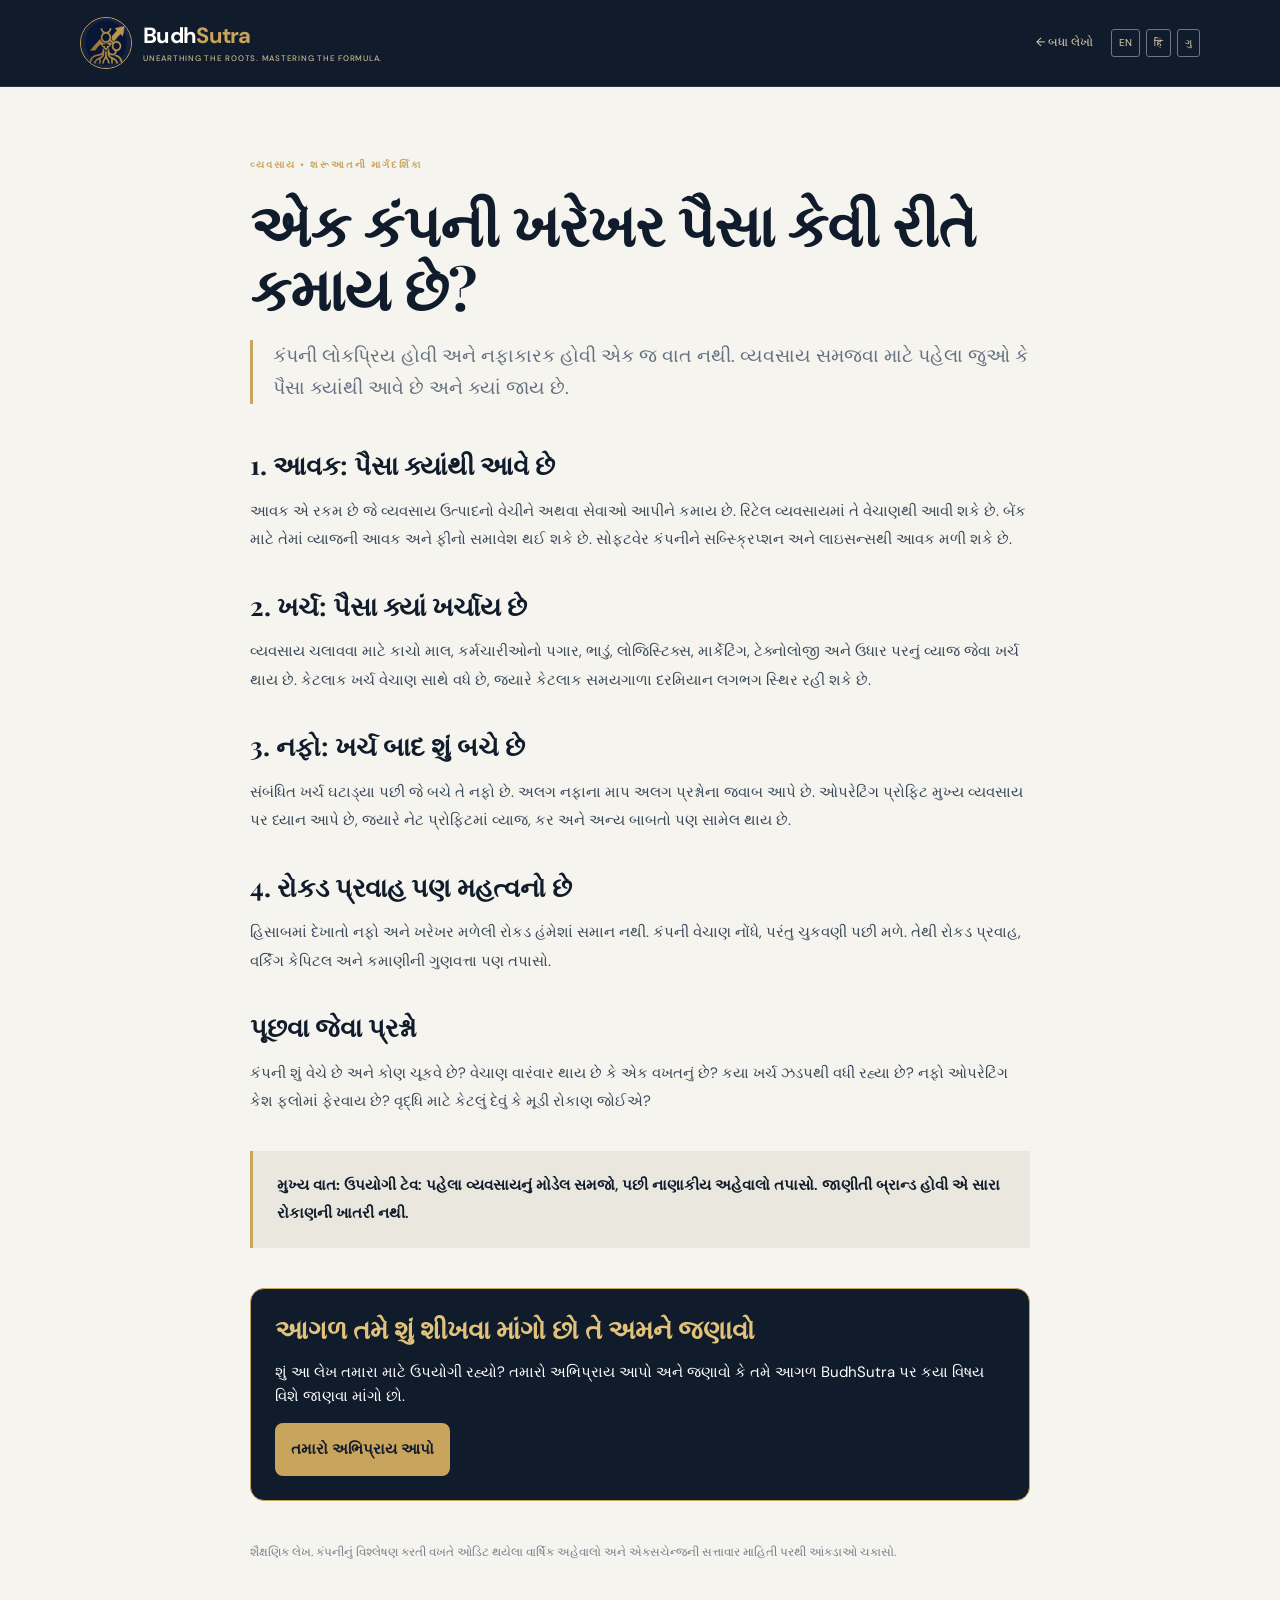
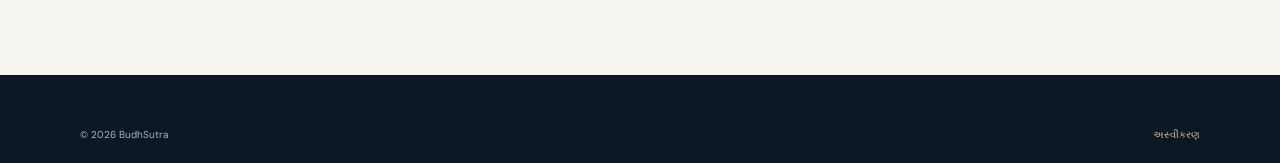
<file: articles/how-companies-make-money-gu.html>
<!doctype html><html lang="gu"><head><meta charset="utf-8"><meta name="viewport" content="width=device-width,initial-scale=1"><title>એક કંપની ખરેખર પૈસા કેવી રીતે કમાય છે? | BudhSutra</title><link rel="icon" href="../assets/favicon.png" type="image/png"><link rel="stylesheet" href="../styles.css"><link rel="stylesheet" href="article.css"></head><body><header class="site-header"><div class="container nav-wrap"><a class="brand" href="../index.html"><img class="brand-mark" src="../assets/budhsutra-mark.jpg" alt="BudhSutra emblem"><span>Budh<span class="brand-gold">Sutra</span><small>Unearthing the Roots. Mastering the Formula.</small></span></a><div class="article-tools"><a class="back-link" href="../index.html#articles">← બધા લેખો</a><div class="language-links"><a href="how-companies-make-money.html">EN</a><a href="how-companies-make-money-hi.html">हिं</a><a href="how-companies-make-money-gu.html">ગુ</a></div></div></div></header><main class="article-page"><div class="container article-container"><p class="eyebrow">વ્યવસાય • શરૂઆતની માર્ગદર્શિકા</p><h1>એક કંપની ખરેખર પૈસા કેવી રીતે કમાય છે?</h1><p class="article-lead">કંપની લોકપ્રિય હોવી અને નફાકારક હોવી એક જ વાત નથી. વ્યવસાય સમજવા માટે પહેલા જુઓ કે પૈસા ક્યાંથી આવે છે અને ક્યાં જાય છે.</p><div class="article-body"><h2>1. આવક: પૈસા ક્યાંથી આવે છે</h2><p>આવક એ રકમ છે જે વ્યવસાય ઉત્પાદનો વેચીને અથવા સેવાઓ આપીને કમાય છે. રિટેલ વ્યવસાયમાં તે વેચાણથી આવી શકે છે. બેંક માટે તેમાં વ્યાજની આવક અને ફીનો સમાવેશ થઈ શકે છે. સોફ્ટવેર કંપનીને સબ્સ્ક્રિપ્શન અને લાઇસન્સથી આવક મળી શકે છે.</p><h2>2. ખર્ચ: પૈસા ક્યાં ખર્ચાય છે</h2><p>વ્યવસાય ચલાવવા માટે કાચો માલ, કર્મચારીઓનો પગાર, ભાડું, લોજિસ્ટિક્સ, માર્કેટિંગ, ટેક્નોલોજી અને ઉધાર પરનું વ્યાજ જેવા ખર્ચ થાય છે. કેટલાક ખર્ચ વેચાણ સાથે વધે છે, જ્યારે કેટલાક સમયગાળા દરમિયાન લગભગ સ્થિર રહી શકે છે.</p><h2>3. નફો: ખર્ચ બાદ શું બચે છે</h2><p>સંબંધિત ખર્ચ ઘટાડ્યા પછી જે બચે તે નફો છે. અલગ નફાના માપ અલગ પ્રશ્નોના જવાબ આપે છે. ઓપરેટિંગ પ્રોફિટ મુખ્ય વ્યવસાય પર ધ્યાન આપે છે, જ્યારે નેટ પ્રોફિટમાં વ્યાજ, કર અને અન્ય બાબતો પણ સામેલ થાય છે.</p><h2>4. રોકડ પ્રવાહ પણ મહત્વનો છે</h2><p>હિસાબમાં દેખાતો નફો અને ખરેખર મળેલી રોકડ હંમેશાં સમાન નથી. કંપની વેચાણ નોંધે, પરંતુ ચુકવણી પછી મળે. તેથી રોકડ પ્રવાહ, વર્કિંગ કેપિટલ અને કમાણીની ગુણવત્તા પણ તપાસો.</p><h2>પૂછવા જેવા પ્રશ્નો</h2><p>કંપની શું વેચે છે અને કોણ ચૂકવે છે? વેચાણ વારંવાર થાય છે કે એક વખતનું છે? કયા ખર્ચ ઝડપથી વધી રહ્યા છે? નફો ઓપરેટિંગ કેશ ફ્લોમાં ફેરવાય છે? વૃદ્ધિ માટે કેટલું દેવું કે મૂડી રોકાણ જોઈએ?</p><p class="takeaway"><strong>મુખ્ય વાત:</strong> ઉપયોગી ટેવ: પહેલા વ્યવસાયનું મોડેલ સમજો, પછી નાણાકીય અહેવાલો તપાસો. જાણીતી બ્રાન્ડ હોવી એ સારા રોકાણની ખાતરી નથી.</p>
<!-- BudhSutra reader feedback CTA - Gujarati -->
<section class="reader-feedback" aria-labelledby="reader-feedback-title">
  <h2 id="reader-feedback-title">આગળ તમે શું શીખવા માંગો છો તે અમને જણાવો</h2>
  <p>શું આ લેખ તમારા માટે ઉપયોગી રહ્યો? તમારો અભિપ્રાય આપો અને જણાવો કે તમે આગળ BudhSutra પર કયા વિષય વિશે જાણવા માંગો છો.</p>
  <a class="feedback-link" href="https://forms.gle/4pBF3tUPJZmwTfX49" target="_blank" rel="noopener noreferrer">તમારો અભિપ્રાય આપો</a>
</section>
<style>
  .reader-feedback{margin:2.5rem 0;padding:1.5rem;border:1px solid #c9a45c;border-radius:14px;background:#101c2b;color:#fff}
  .reader-feedback h2{margin-top:0;color:#e2c27a}
  .reader-feedback p{line-height:1.6}
  .reader-feedback .feedback-link{display:inline-block;padding:.75rem 1rem;border-radius:8px;background:#c9a45c;color:#101c2b;text-decoration:none;font-weight:700}
</style>
  <p class="source-note">શૈક્ષણિક લેખ. કંપનીનું વિશ્લેષણ કરતી વખતે ઓડિટ થયેલા વાર્ષિક અહેવાલો અને એક્સચેન્જની સત્તાવાર માહિતી પરથી આંકડાઓ ચકાસો.</p></div></div></main><footer class="site-footer"><div class="container footer-bottom"><span>© <span id="year"></span> BudhSutra</span><a href="../disclaimer.html">અસ્વીકરણ</a></div></footer><script>document.getElementById('year').textContent=new Date().getFullYear()</script></body></html>
</file>
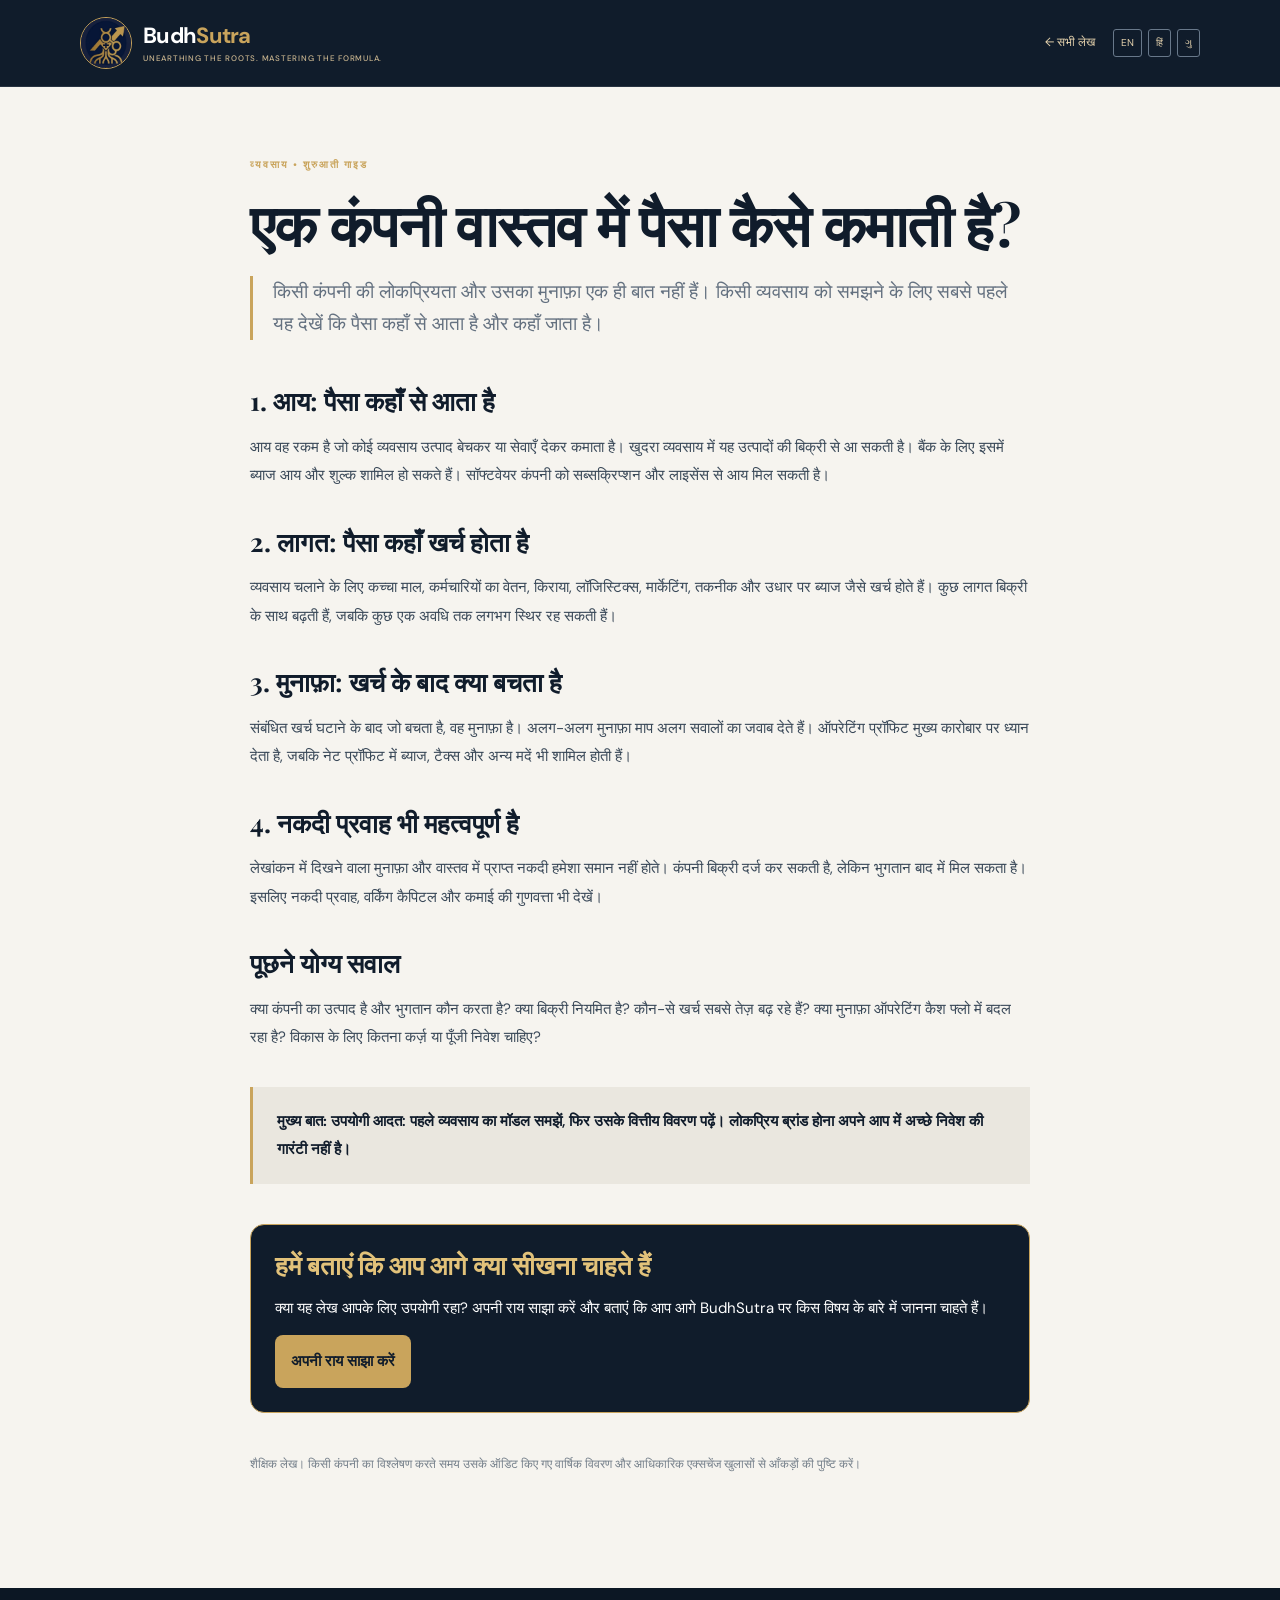
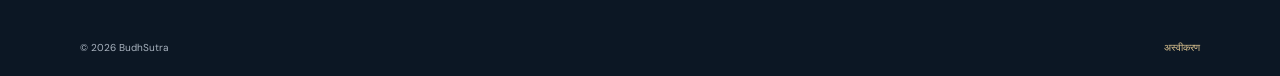
<file: articles/how-companies-make-money-hi.html>
<!doctype html><html lang="hi"><head><meta charset="utf-8"><meta name="viewport" content="width=device-width,initial-scale=1"><title>एक कंपनी वास्तव में पैसा कैसे कमाती है? | BudhSutra</title><link rel="icon" href="../assets/favicon.png" type="image/png"><link rel="stylesheet" href="../styles.css"><link rel="stylesheet" href="article.css"></head><body><header class="site-header"><div class="container nav-wrap"><a class="brand" href="../index.html"><img class="brand-mark" src="../assets/budhsutra-mark.jpg" alt="BudhSutra emblem"><span>Budh<span class="brand-gold">Sutra</span><small>Unearthing the Roots. Mastering the Formula.</small></span></a><div class="article-tools"><a class="back-link" href="../index.html#articles">← सभी लेख</a><div class="language-links"><a href="how-companies-make-money.html">EN</a><a href="how-companies-make-money-hi.html">हिं</a><a href="how-companies-make-money-gu.html">ગુ</a></div></div></div></header><main class="article-page"><div class="container article-container"><p class="eyebrow">व्यवसाय • शुरुआती गाइड</p><h1>एक कंपनी वास्तव में पैसा कैसे कमाती है?</h1><p class="article-lead">किसी कंपनी की लोकप्रियता और उसका मुनाफ़ा एक ही बात नहीं हैं। किसी व्यवसाय को समझने के लिए सबसे पहले यह देखें कि पैसा कहाँ से आता है और कहाँ जाता है।</p><div class="article-body"><h2>1. आय: पैसा कहाँ से आता है</h2><p>आय वह रकम है जो कोई व्यवसाय उत्पाद बेचकर या सेवाएँ देकर कमाता है। खुदरा व्यवसाय में यह उत्पादों की बिक्री से आ सकती है। बैंक के लिए इसमें ब्याज आय और शुल्क शामिल हो सकते हैं। सॉफ्टवेयर कंपनी को सब्सक्रिप्शन और लाइसेंस से आय मिल सकती है।</p><h2>2. लागत: पैसा कहाँ खर्च होता है</h2><p>व्यवसाय चलाने के लिए कच्चा माल, कर्मचारियों का वेतन, किराया, लॉजिस्टिक्स, मार्केटिंग, तकनीक और उधार पर ब्याज जैसे खर्च होते हैं। कुछ लागत बिक्री के साथ बढ़ती हैं, जबकि कुछ एक अवधि तक लगभग स्थिर रह सकती हैं।</p><h2>3. मुनाफ़ा: खर्च के बाद क्या बचता है</h2><p>संबंधित खर्च घटाने के बाद जो बचता है, वह मुनाफ़ा है। अलग-अलग मुनाफ़ा माप अलग सवालों का जवाब देते हैं। ऑपरेटिंग प्रॉफिट मुख्य कारोबार पर ध्यान देता है, जबकि नेट प्रॉफिट में ब्याज, टैक्स और अन्य मदें भी शामिल होती हैं।</p><h2>4. नकदी प्रवाह भी महत्वपूर्ण है</h2><p>लेखांकन में दिखने वाला मुनाफ़ा और वास्तव में प्राप्त नकदी हमेशा समान नहीं होते। कंपनी बिक्री दर्ज कर सकती है, लेकिन भुगतान बाद में मिल सकता है। इसलिए नकदी प्रवाह, वर्किंग कैपिटल और कमाई की गुणवत्ता भी देखें।</p><h2>पूछने योग्य सवाल</h2><p>क्या कंपनी का उत्पाद है और भुगतान कौन करता है? क्या बिक्री नियमित है? कौन-से खर्च सबसे तेज़ बढ़ रहे हैं? क्या मुनाफ़ा ऑपरेटिंग कैश फ्लो में बदल रहा है? विकास के लिए कितना कर्ज़ या पूँजी निवेश चाहिए?</p><p class="takeaway"><strong>मुख्य बात:</strong> उपयोगी आदत: पहले व्यवसाय का मॉडल समझें, फिर उसके वित्तीय विवरण पढ़ें। लोकप्रिय ब्रांड होना अपने आप में अच्छे निवेश की गारंटी नहीं है।</p>
<!-- BudhSutra reader feedback CTA - Hindi -->
<section class="reader-feedback" aria-labelledby="reader-feedback-title">
  <h2 id="reader-feedback-title">हमें बताएं कि आप आगे क्या सीखना चाहते हैं</h2>
  <p>क्या यह लेख आपके लिए उपयोगी रहा? अपनी राय साझा करें और बताएं कि आप आगे BudhSutra पर किस विषय के बारे में जानना चाहते हैं।</p>
  <a class="feedback-link" href="https://forms.gle/4pBF3tUPJZmwTfX49" target="_blank" rel="noopener noreferrer">अपनी राय साझा करें</a>
</section>
<style>
  .reader-feedback{margin:2.5rem 0;padding:1.5rem;border:1px solid #c9a45c;border-radius:14px;background:#101c2b;color:#fff}
  .reader-feedback h2{margin-top:0;color:#e2c27a}
  .reader-feedback p{line-height:1.6}
  .reader-feedback .feedback-link{display:inline-block;padding:.75rem 1rem;border-radius:8px;background:#c9a45c;color:#101c2b;text-decoration:none;font-weight:700}
</style>
<p class="source-note">शैक्षिक लेख। किसी कंपनी का विश्लेषण करते समय उसके ऑडिट किए गए वार्षिक विवरण और आधिकारिक एक्सचेंज खुलासों से आँकड़ों की पुष्टि करें।</p></div></div></main><footer class="site-footer"><div class="container footer-bottom"><span>© <span id="year"></span> BudhSutra</span><a href="../disclaimer.html">अस्वीकरण</a></div></footer><script>document.getElementById('year').textContent=new Date().getFullYear()</script></body></html>
</file>
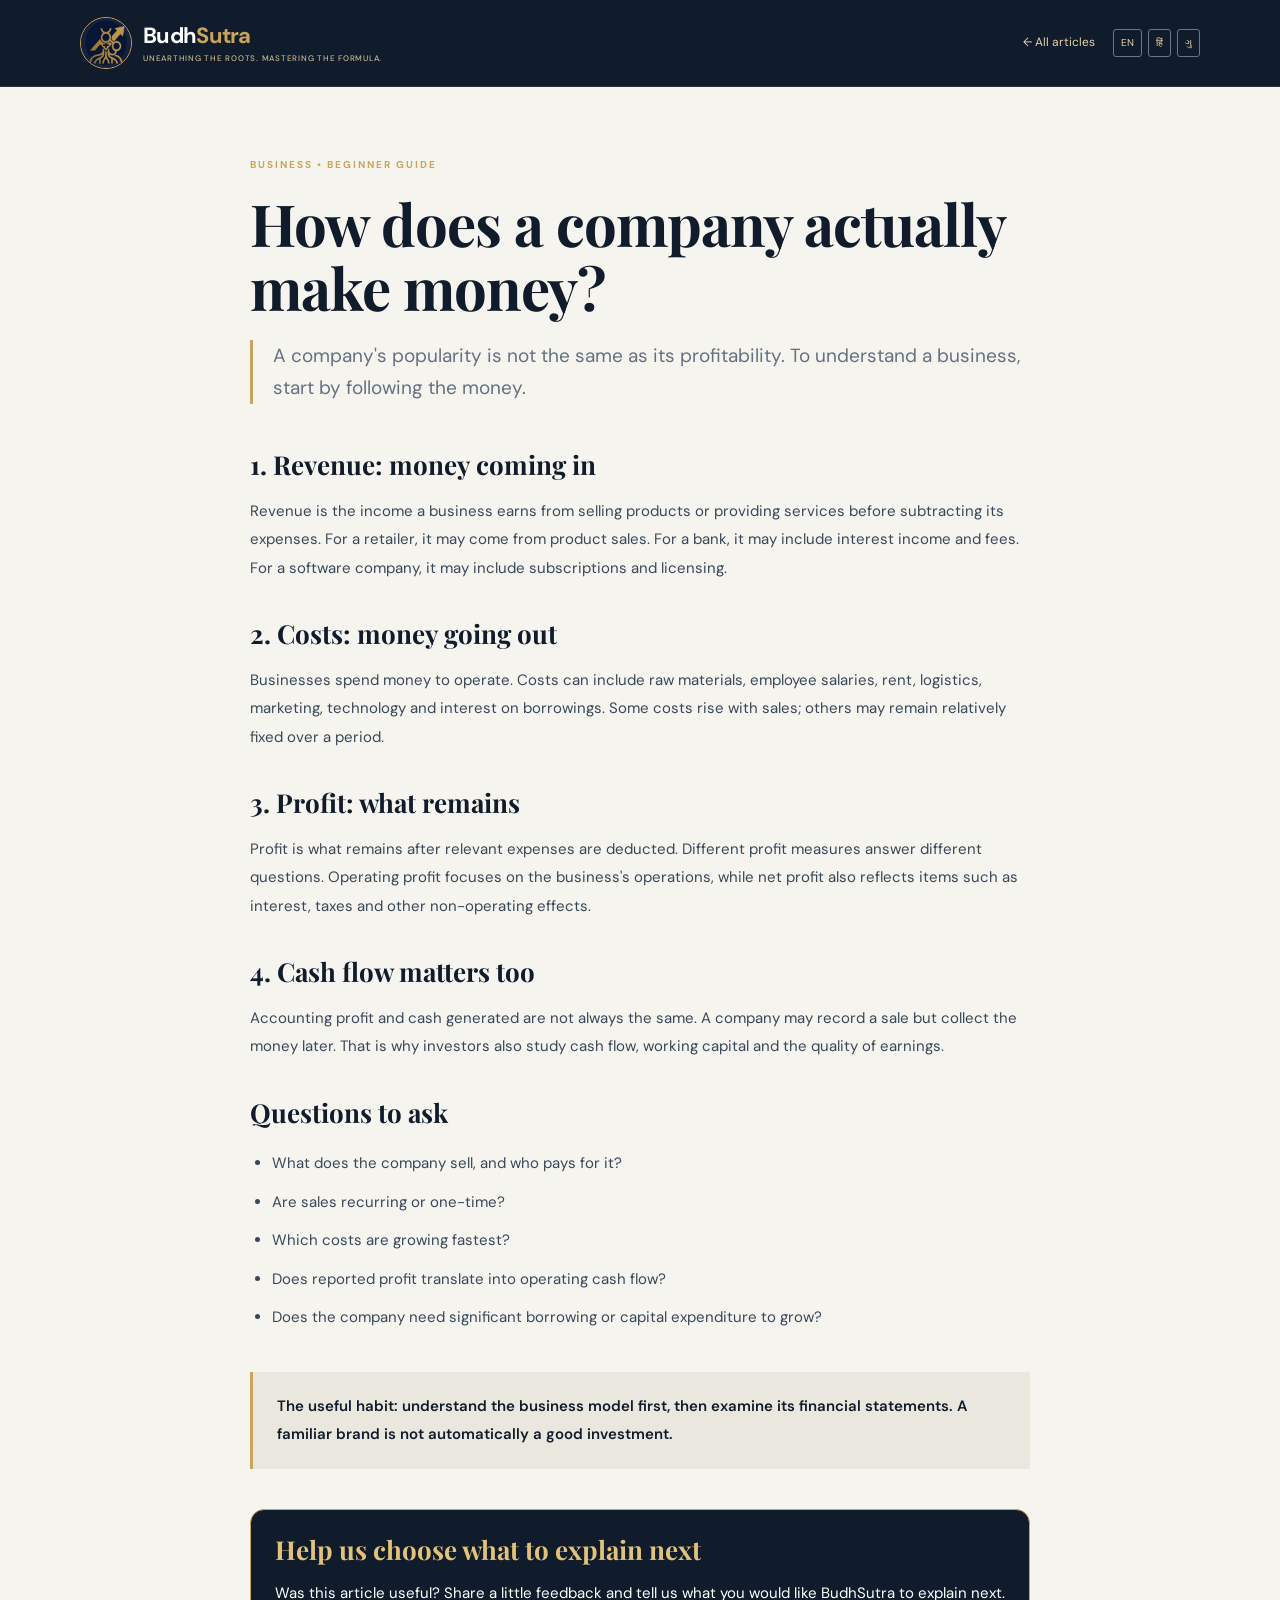
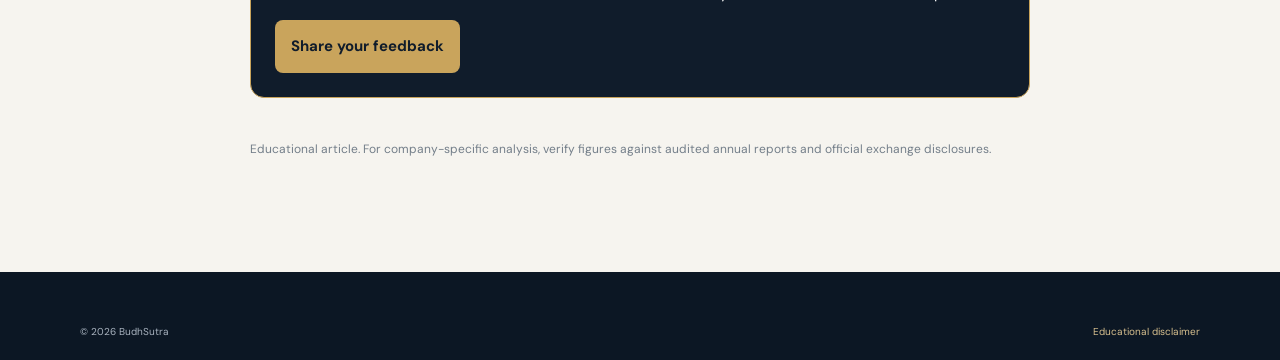
<file: articles/how-companies-make-money.html>
<!doctype html><html lang="en"><head><meta charset="utf-8"><meta name="viewport" content="width=device-width,initial-scale=1"><title>How Companies Make Money | BudhSutra</title><link rel="icon" href="../assets/favicon.png" type="image/png"><link rel="stylesheet" href="../styles.css"><link rel="stylesheet" href="article.css"></head><body><header class="site-header"><div class="container nav-wrap"><a class="brand" href="../index.html"><img class="brand-mark" src="../assets/budhsutra-mark.jpg" alt="BudhSutra emblem"><span>Budh<span class="brand-gold">Sutra</span><small>Unearthing the Roots. Mastering the Formula.</small></span></a><div class="article-tools"><a class="back-link" href="../index.html#articles">← All articles</a><div class="language-links"><a href="how-companies-make-money.html">EN</a><a href="how-companies-make-money-hi.html">हिं</a><a href="how-companies-make-money-gu.html">ગુ</a></div></div></div></header><main class="article-page"><div class="container article-container"><p class="eyebrow">BUSINESS • BEGINNER GUIDE</p><h1>How does a company actually make money?</h1><p class="article-lead">A company's popularity is not the same as its profitability. To understand a business, start by following the money.</p><div class="article-body"><h2>1. Revenue: money coming in</h2><p>Revenue is the income a business earns from selling products or providing services before subtracting its expenses. For a retailer, it may come from product sales. For a bank, it may include interest income and fees. For a software company, it may include subscriptions and licensing.</p><h2>2. Costs: money going out</h2><p>Businesses spend money to operate. Costs can include raw materials, employee salaries, rent, logistics, marketing, technology and interest on borrowings. Some costs rise with sales; others may remain relatively fixed over a period.</p><h2>3. Profit: what remains</h2><p>Profit is what remains after relevant expenses are deducted. Different profit measures answer different questions. Operating profit focuses on the business's operations, while net profit also reflects items such as interest, taxes and other non-operating effects.</p><h2>4. Cash flow matters too</h2><p>Accounting profit and cash generated are not always the same. A company may record a sale but collect the money later. That is why investors also study cash flow, working capital and the quality of earnings.</p><h2>Questions to ask</h2><ul><li>What does the company sell, and who pays for it?</li><li>Are sales recurring or one-time?</li><li>Which costs are growing fastest?</li><li>Does reported profit translate into operating cash flow?</li><li>Does the company need significant borrowing or capital expenditure to grow?</li></ul><p class="takeaway">The useful habit: understand the business model first, then examine its financial statements. A familiar brand is not automatically a good investment.</p>
  <!-- BudhSutra reader feedback CTA. Replace the href below with your Google Form responder URL. -->
<section class="reader-feedback" aria-labelledby="reader-feedback-title">
  <h2 id="reader-feedback-title">Help us choose what to explain next</h2>
  <p>Was this article useful? Share a little feedback and tell us what you would like BudhSutra to explain next.</p>
  <a class="feedback-link" href="https://forms.gle/4pBF3tUPJZmwTfX49" target="_blank" rel="noopener noreferrer">Share your feedback</a>
</section>

<style>
  .reader-feedback{margin:2.5rem 0;padding:1.5rem;border:1px solid #c9a45c;border-radius:14px;background:#101c2b;color:#fff}
  .reader-feedback h2{margin-top:0;color:#e2c27a}
  .reader-feedback p{line-height:1.6}
  .reader-feedback .feedback-link{display:inline-block;padding:.75rem 1rem;border-radius:8px;background:#c9a45c;color:#101c2b;text-decoration:none;font-weight:700}
</style>
  <p class="source-note">Educational article. For company-specific analysis, verify figures against audited annual reports and official exchange disclosures.</p></div></div></main><footer class="site-footer"><div class="container footer-bottom"><span>© <span id="year"></span> BudhSutra</span><a href="../disclaimer.html">Educational disclaimer</a></div></footer><script>document.getElementById('year').textContent=new Date().getFullYear()</script></body></html>
</file>
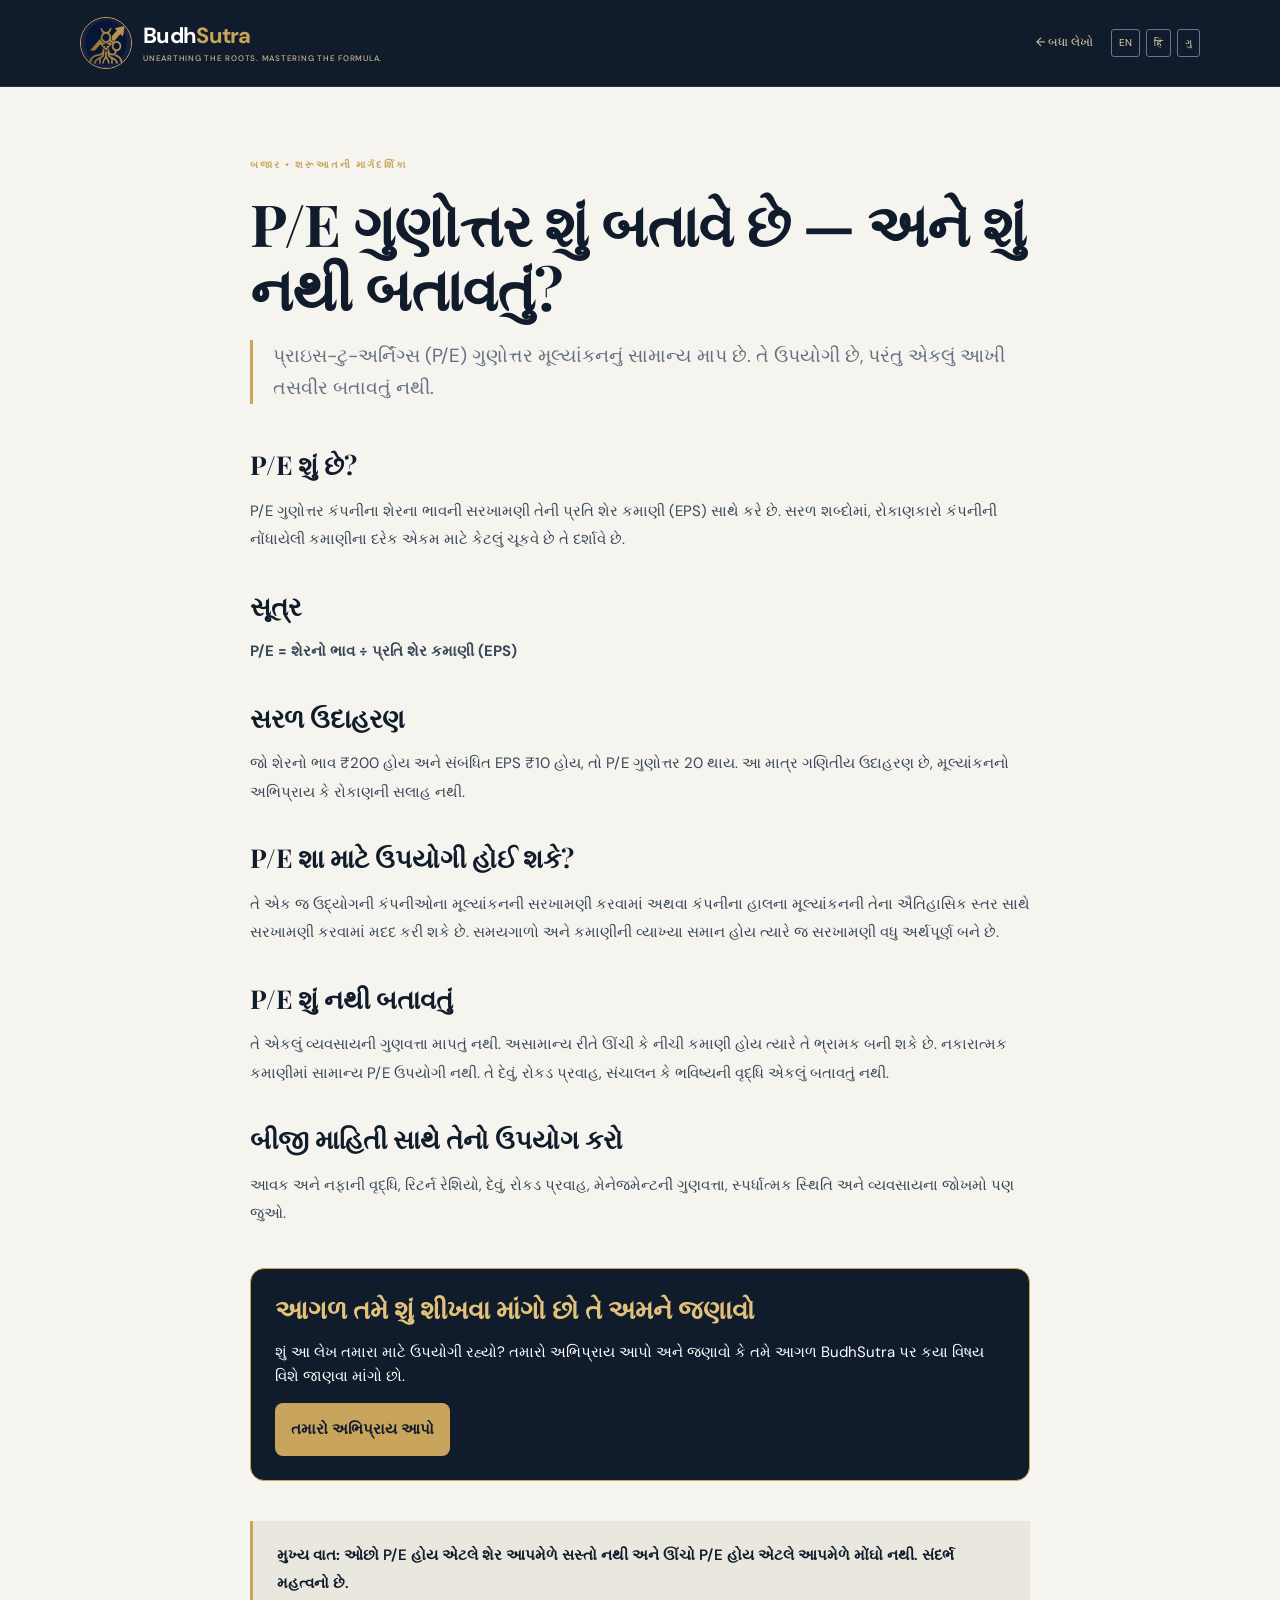
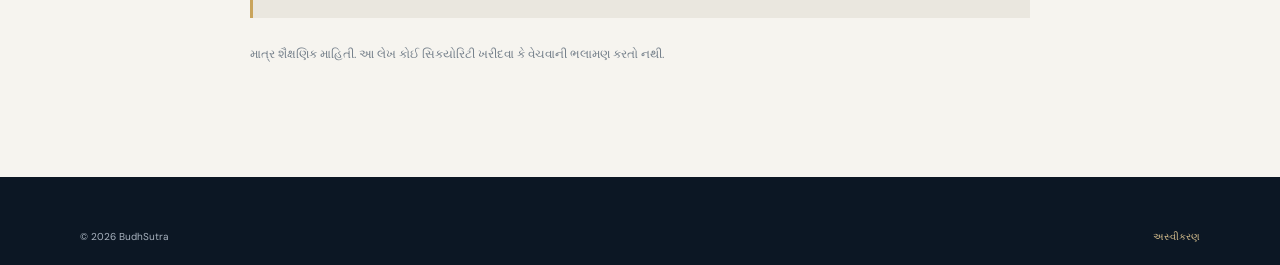
<file: articles/understanding-pe-ratio-gu.html>
<!doctype html><html lang="gu"><head><meta charset="utf-8"><meta name="viewport" content="width=device-width,initial-scale=1"><title>P/E ગુણોત્તર શું બતાવે છે — અને શું નથી બતાવતું? | BudhSutra</title><link rel="icon" href="../assets/favicon.png" type="image/png"><link rel="stylesheet" href="../styles.css"><link rel="stylesheet" href="article.css"></head><body><header class="site-header"><div class="container nav-wrap"><a class="brand" href="../index.html"><img class="brand-mark" src="../assets/budhsutra-mark.jpg" alt="BudhSutra emblem"><span>Budh<span class="brand-gold">Sutra</span><small>Unearthing the Roots. Mastering the Formula.</small></span></a><div class="article-tools"><a class="back-link" href="../index.html#articles">← બધા લેખો</a><div class="language-links"><a href="understanding-pe-ratio.html">EN</a><a href="understanding-pe-ratio-hi.html">हिं</a><a href="understanding-pe-ratio-gu.html">ગુ</a></div></div></div></header><main class="article-page"><div class="container article-container"><p class="eyebrow">બજાર • શરૂઆતની માર્ગદર્શિકા</p><h1>P/E ગુણોત્તર શું બતાવે છે — અને શું નથી બતાવતું?</h1><p class="article-lead">પ્રાઇસ-ટુ-અર્નિંગ્સ (P/E) ગુણોત્તર મૂલ્યાંકનનું સામાન્ય માપ છે. તે ઉપયોગી છે, પરંતુ એકલું આખી તસવીર બતાવતું નથી.</p><div class="article-body"><h2>P/E શું છે?</h2><p>P/E ગુણોત્તર કંપનીના શેરના ભાવની સરખામણી તેની પ્રતિ શેર કમાણી (EPS) સાથે કરે છે. સરળ શબ્દોમાં, રોકાણકારો કંપનીની નોંધાયેલી કમાણીના દરેક એકમ માટે કેટલું ચૂકવે છે તે દર્શાવે છે.</p><h2>સૂત્ર</h2><p><strong>P/E = શેરનો ભાવ ÷ પ્રતિ શેર કમાણી (EPS)</strong></p><h2>સરળ ઉદાહરણ</h2><p>જો શેરનો ભાવ ₹200 હોય અને સંબંધિત EPS ₹10 હોય, તો P/E ગુણોત્તર 20 થાય. આ માત્ર ગણિતીય ઉદાહરણ છે, મૂલ્યાંકનનો અભિપ્રાય કે રોકાણની સલાહ નથી.</p><h2>P/E શા માટે ઉપયોગી હોઈ શકે?</h2><p>તે એક જ ઉદ્યોગની કંપનીઓના મૂલ્યાંકનની સરખામણી કરવામાં અથવા કંપનીના હાલના મૂલ્યાંકનની તેના ઐતિહાસિક સ્તર સાથે સરખામણી કરવામાં મદદ કરી શકે છે. સમયગાળો અને કમાણીની વ્યાખ્યા સમાન હોય ત્યારે જ સરખામણી વધુ અર્થપૂર્ણ બને છે.</p><h2>P/E શું નથી બતાવતું</h2><p>તે એકલું વ્યવસાયની ગુણવત્તા માપતું નથી. અસામાન્ય રીતે ઊંચી કે નીચી કમાણી હોય ત્યારે તે ભ્રામક બની શકે છે. નકારાત્મક કમાણીમાં સામાન્ય P/E ઉપયોગી નથી. તે દેવું, રોકડ પ્રવાહ, સંચાલન કે ભવિષ્યની વૃદ્ધિ એકલું બતાવતું નથી.</p><h2>બીજી માહિતી સાથે તેનો ઉપયોગ કરો</h2><p>આવક અને નફાની વૃદ્ધિ, રિટર્ન રેશિયો, દેવું, રોકડ પ્રવાહ, મેનેજમેન્ટની ગુણવત્તા, સ્પર્ધાત્મક સ્થિતિ અને વ્યવસાયના જોખમો પણ જુઓ.</p>
  <!-- BudhSutra reader feedback CTA - Gujarati -->
<section class="reader-feedback" aria-labelledby="reader-feedback-title">
  <h2 id="reader-feedback-title">આગળ તમે શું શીખવા માંગો છો તે અમને જણાવો</h2>
  <p>શું આ લેખ તમારા માટે ઉપયોગી રહ્યો? તમારો અભિપ્રાય આપો અને જણાવો કે તમે આગળ BudhSutra પર કયા વિષય વિશે જાણવા માંગો છો.</p>
  <a class="feedback-link" href="https://forms.gle/4pBF3tUPJZmwTfX49" target="_blank" rel="noopener noreferrer">તમારો અભિપ્રાય આપો</a>
</section>

<style>
  .reader-feedback{margin:2.5rem 0;padding:1.5rem;border:1px solid #c9a45c;border-radius:14px;background:#101c2b;color:#fff}
  .reader-feedback h2{margin-top:0;color:#e2c27a}
  .reader-feedback p{line-height:1.6}
  .reader-feedback .feedback-link{display:inline-block;padding:.75rem 1rem;border-radius:8px;background:#c9a45c;color:#101c2b;text-decoration:none;font-weight:700}
</style>
  <p class="takeaway"><strong>મુખ્ય વાત:</strong> ઓછો P/E હોય એટલે શેર આપમેળે સસ્તો નથી અને ઊંચો P/E હોય એટલે આપમેળે મોંઘો નથી. સંદર્ભ મહત્વનો છે.</p><p class="source-note">માત્ર શૈક્ષણિક માહિતી. આ લેખ કોઈ સિક્યોરિટી ખરીદવા કે વેચવાની ભલામણ કરતો નથી.</p></div></div></main><footer class="site-footer"><div class="container footer-bottom"><span>© <span id="year"></span> BudhSutra</span><a href="../disclaimer.html">અસ્વીકરણ</a></div></footer><script>document.getElementById('year').textContent=new Date().getFullYear()</script></body></html>
</file>
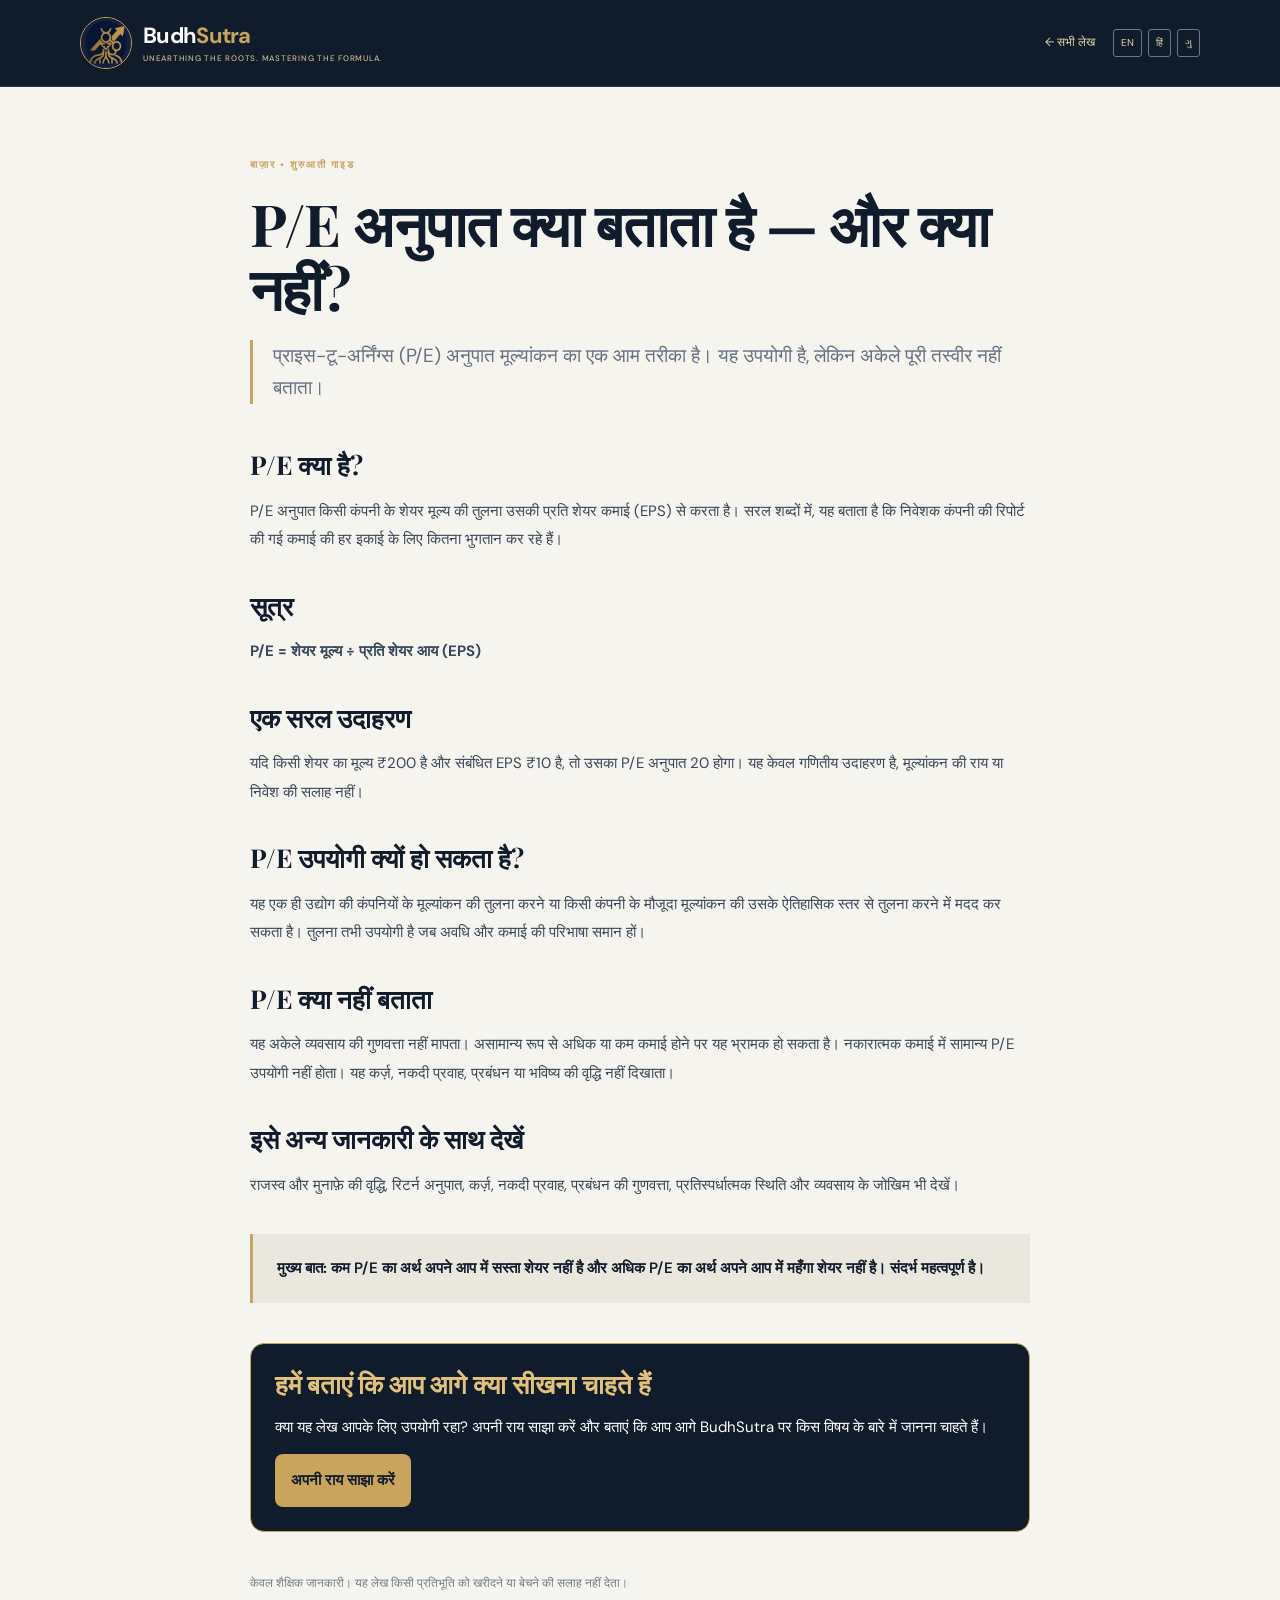
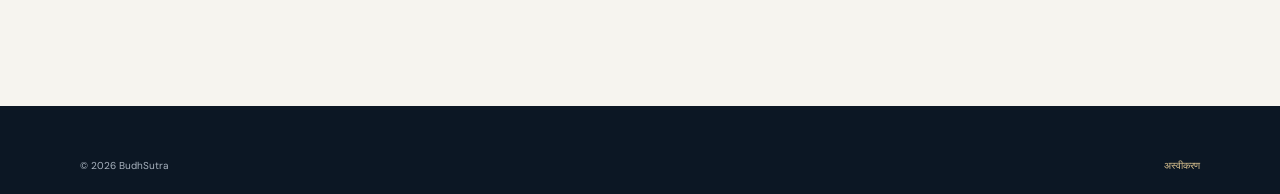
<file: articles/understanding-pe-ratio-hi.html>
<!doctype html><html lang="hi"><head><meta charset="utf-8"><meta name="viewport" content="width=device-width,initial-scale=1"><title>P/E अनुपात क्या बताता है — और क्या नहीं? | BudhSutra</title><link rel="icon" href="../assets/favicon.png" type="image/png"><link rel="stylesheet" href="../styles.css"><link rel="stylesheet" href="article.css"></head><body><header class="site-header"><div class="container nav-wrap"><a class="brand" href="../index.html"><img class="brand-mark" src="../assets/budhsutra-mark.jpg" alt="BudhSutra emblem"><span>Budh<span class="brand-gold">Sutra</span><small>Unearthing the Roots. Mastering the Formula.</small></span></a><div class="article-tools"><a class="back-link" href="../index.html#articles">← सभी लेख</a><div class="language-links"><a href="understanding-pe-ratio.html">EN</a><a href="understanding-pe-ratio-hi.html">हिं</a><a href="understanding-pe-ratio-gu.html">ગુ</a></div></div></div></header><main class="article-page"><div class="container article-container"><p class="eyebrow">बाज़ार • शुरुआती गाइड</p><h1>P/E अनुपात क्या बताता है — और क्या नहीं?</h1><p class="article-lead">प्राइस-टू-अर्निंग्स (P/E) अनुपात मूल्यांकन का एक आम तरीका है। यह उपयोगी है, लेकिन अकेले पूरी तस्वीर नहीं बताता।</p><div class="article-body"><h2>P/E क्या है?</h2><p>P/E अनुपात किसी कंपनी के शेयर मूल्य की तुलना उसकी प्रति शेयर कमाई (EPS) से करता है। सरल शब्दों में, यह बताता है कि निवेशक कंपनी की रिपोर्ट की गई कमाई की हर इकाई के लिए कितना भुगतान कर रहे हैं।</p><h2>सूत्र</h2><p><strong>P/E = शेयर मूल्य ÷ प्रति शेयर आय (EPS)</strong></p><h2>एक सरल उदाहरण</h2><p>यदि किसी शेयर का मूल्य ₹200 है और संबंधित EPS ₹10 है, तो उसका P/E अनुपात 20 होगा। यह केवल गणितीय उदाहरण है, मूल्यांकन की राय या निवेश की सलाह नहीं।</p><h2>P/E उपयोगी क्यों हो सकता है?</h2><p>यह एक ही उद्योग की कंपनियों के मूल्यांकन की तुलना करने या किसी कंपनी के मौजूदा मूल्यांकन की उसके ऐतिहासिक स्तर से तुलना करने में मदद कर सकता है। तुलना तभी उपयोगी है जब अवधि और कमाई की परिभाषा समान हों।</p><h2>P/E क्या नहीं बताता</h2><p>यह अकेले व्यवसाय की गुणवत्ता नहीं मापता। असामान्य रूप से अधिक या कम कमाई होने पर यह भ्रामक हो सकता है। नकारात्मक कमाई में सामान्य P/E उपयोगी नहीं होता। यह कर्ज़, नकदी प्रवाह, प्रबंधन या भविष्य की वृद्धि नहीं दिखाता।</p><h2>इसे अन्य जानकारी के साथ देखें</h2><p>राजस्व और मुनाफ़े की वृद्धि, रिटर्न अनुपात, कर्ज़, नकदी प्रवाह, प्रबंधन की गुणवत्ता, प्रतिस्पर्धात्मक स्थिति और व्यवसाय के जोखिम भी देखें।</p><p class="takeaway"><strong>मुख्य बात:</strong> कम P/E का अर्थ अपने आप में सस्ता शेयर नहीं है और अधिक P/E का अर्थ अपने आप में महँगा शेयर नहीं है। संदर्भ महत्वपूर्ण है।</p>
<!-- BudhSutra reader feedback CTA - Hindi -->
<section class="reader-feedback" aria-labelledby="reader-feedback-title">
  <h2 id="reader-feedback-title">हमें बताएं कि आप आगे क्या सीखना चाहते हैं</h2>
  <p>क्या यह लेख आपके लिए उपयोगी रहा? अपनी राय साझा करें और बताएं कि आप आगे BudhSutra पर किस विषय के बारे में जानना चाहते हैं।</p>
  <a class="feedback-link" href="https://forms.gle/4pBF3tUPJZmwTfX49" target="_blank" rel="noopener noreferrer">अपनी राय साझा करें</a>
</section>

<style>
  .reader-feedback{margin:2.5rem 0;padding:1.5rem;border:1px solid #c9a45c;border-radius:14px;background:#101c2b;color:#fff}
  .reader-feedback h2{margin-top:0;color:#e2c27a}
  .reader-feedback p{line-height:1.6}
  .reader-feedback .feedback-link{display:inline-block;padding:.75rem 1rem;border-radius:8px;background:#c9a45c;color:#101c2b;text-decoration:none;font-weight:700}
</style>  
<p class="source-note">केवल शैक्षिक जानकारी। यह लेख किसी प्रतिभूति को खरीदने या बेचने की सलाह नहीं देता।</p></div></div></main><footer class="site-footer"><div class="container footer-bottom"><span>© <span id="year"></span> BudhSutra</span><a href="../disclaimer.html">अस्वीकरण</a></div></footer><script>document.getElementById('year').textContent=new Date().getFullYear()</script></body></html>
</file>
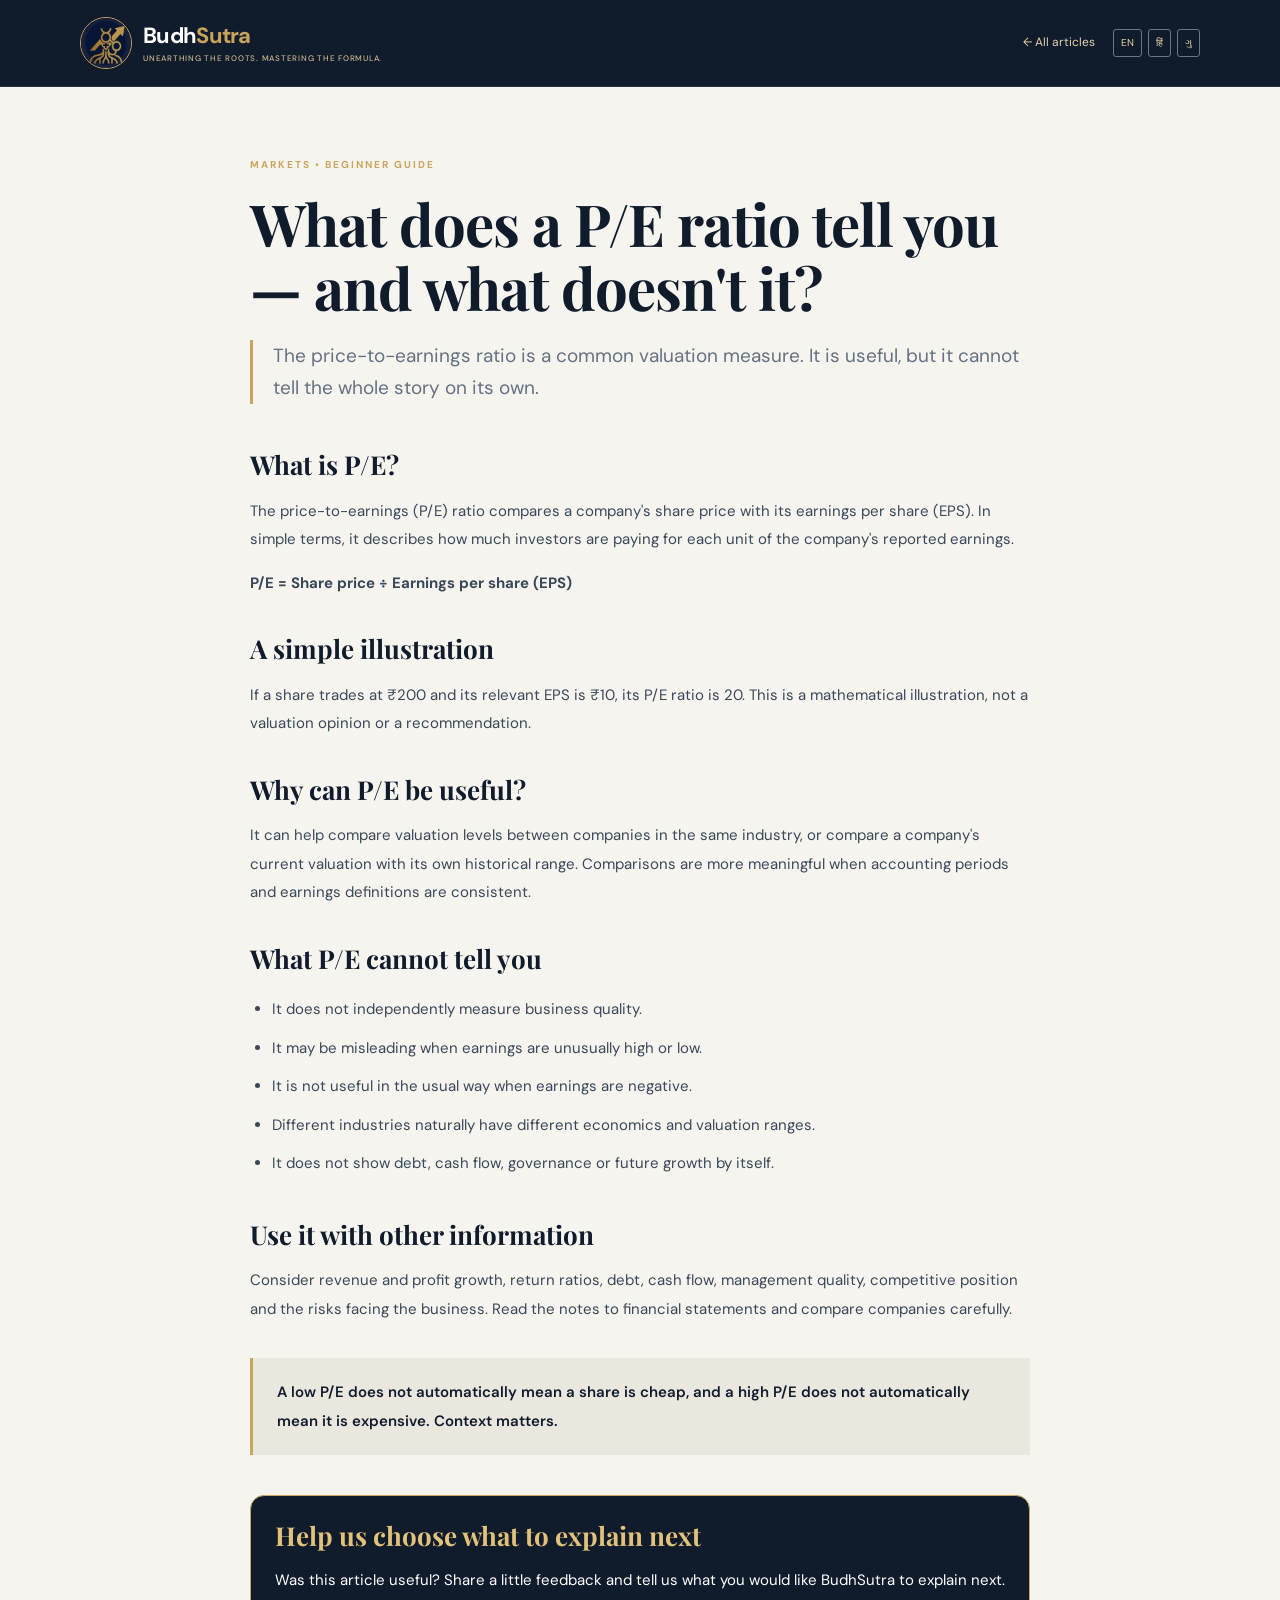
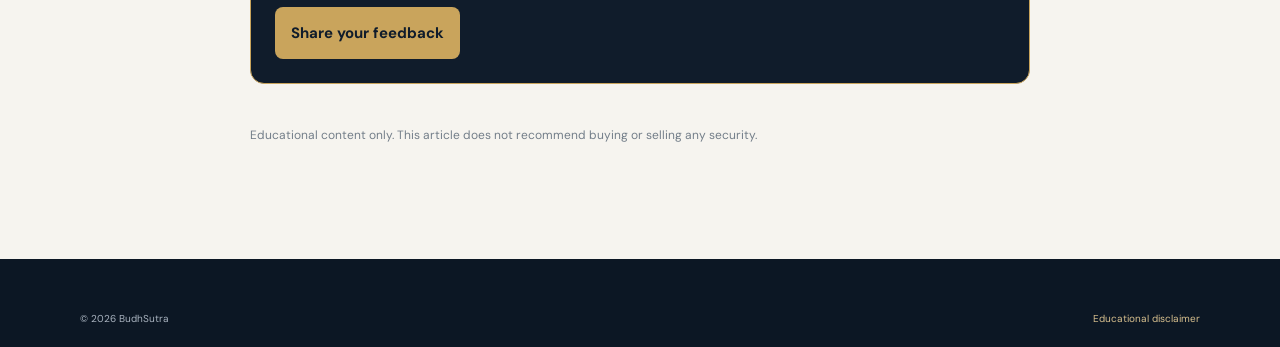
<file: articles/understanding-pe-ratio.html>
<!doctype html><html lang="en"><head><meta charset="utf-8"><meta name="viewport" content="width=device-width,initial-scale=1"><title>Understanding the P/E Ratio | BudhSutra</title><link rel="icon" href="../assets/favicon.png" type="image/png"><link rel="stylesheet" href="../styles.css"><link rel="stylesheet" href="article.css"></head><body><header class="site-header"><div class="container nav-wrap"><a class="brand" href="../index.html"><img class="brand-mark" src="../assets/budhsutra-mark.jpg" alt="BudhSutra emblem"><span>Budh<span class="brand-gold">Sutra</span><small>Unearthing the Roots. Mastering the Formula.</small></span></a><div class="article-tools"><a class="back-link" href="../index.html#articles">← All articles</a><div class="language-links"><a href="understanding-pe-ratio.html">EN</a><a href="understanding-pe-ratio-hi.html">हिं</a><a href="understanding-pe-ratio-gu.html">ગુ</a></div></div></div></header><main class="article-page"><div class="container article-container"><p class="eyebrow">MARKETS • BEGINNER GUIDE</p><h1>What does a P/E ratio tell you — and what doesn't it?</h1><p class="article-lead">The price-to-earnings ratio is a common valuation measure. It is useful, but it cannot tell the whole story on its own.</p><div class="article-body"><h2>What is P/E?</h2><p>The price-to-earnings (P/E) ratio compares a company's share price with its earnings per share (EPS). In simple terms, it describes how much investors are paying for each unit of the company's reported earnings.</p><p><strong>P/E = Share price ÷ Earnings per share (EPS)</strong></p><h2>A simple illustration</h2><p>If a share trades at ₹200 and its relevant EPS is ₹10, its P/E ratio is 20. This is a mathematical illustration, not a valuation opinion or a recommendation.</p><h2>Why can P/E be useful?</h2><p>It can help compare valuation levels between companies in the same industry, or compare a company's current valuation with its own historical range. Comparisons are more meaningful when accounting periods and earnings definitions are consistent.</p><h2>What P/E cannot tell you</h2><ul><li>It does not independently measure business quality.</li><li>It may be misleading when earnings are unusually high or low.</li><li>It is not useful in the usual way when earnings are negative.</li><li>Different industries naturally have different economics and valuation ranges.</li><li>It does not show debt, cash flow, governance or future growth by itself.</li></ul><h2>Use it with other information</h2><p>Consider revenue and profit growth, return ratios, debt, cash flow, management quality, competitive position and the risks facing the business. Read the notes to financial statements and compare companies carefully.</p><p class="takeaway">A low P/E does not automatically mean a share is cheap, and a high P/E does not automatically mean it is expensive. Context matters.</p>
<!-- BudhSutra reader feedback CTA. Replace the href below with your Google Form responder URL. -->
<section class="reader-feedback" aria-labelledby="reader-feedback-title">
  <h2 id="reader-feedback-title">Help us choose what to explain next</h2>
  <p>Was this article useful? Share a little feedback and tell us what you would like BudhSutra to explain next.</p>
  <a class="feedback-link" href="https://forms.gle/4pBF3tUPJZmwTfX49" target="_blank" rel="noopener noreferrer">Share your feedback</a>
</section>

<style>
  .reader-feedback{margin:2.5rem 0;padding:1.5rem;border:1px solid #c9a45c;border-radius:14px;background:#101c2b;color:#fff}
  .reader-feedback h2{margin-top:0;color:#e2c27a}
  .reader-feedback p{line-height:1.6}
  .reader-feedback .feedback-link{display:inline-block;padding:.75rem 1rem;border-radius:8px;background:#c9a45c;color:#101c2b;text-decoration:none;font-weight:700}
</style>  
<p class="source-note">Educational content only. This article does not recommend buying or selling any security.</p></div></div></main><footer class="site-footer"><div class="container footer-bottom"><span>© <span id="year"></span> BudhSutra</span><a href="../disclaimer.html">Educational disclaimer</a></div></footer><script>document.getElementById('year').textContent=new Date().getFullYear()</script></body></html>
</file>
<file: styles.css>
@import url('https://fonts.googleapis.com/css2?family=DM+Sans:wght@400;500;600;700&family=Playfair+Display:ital,wght@0,600;0,700;1,600;1,700&display=swap');
:root{--navy:#101c2b;--navy2:#182a3e;--gold:#c9a45c;--cream:#f6f4ef;--ink:#172536;--muted:#697482;--line:#e4e1d9;--white:#fff}
*{box-sizing:border-box}html{scroll-behavior:smooth}body{margin:0;background:var(--cream);color:var(--ink);font-family:'DM Sans',Arial,sans-serif;line-height:1.6}a{color:inherit;text-decoration:none}.container{width:min(1120px,calc(100% - 44px));margin:auto}.skip-link{position:absolute;left:-999px;top:10px;background:#fff;padding:10px;z-index:10}.skip-link:focus{left:10px}.site-header{background:var(--navy);color:#fff;border-bottom:1px solid #ffffff1a}.nav-wrap{height:86px;display:flex;align-items:center;justify-content:space-between;gap:24px}.brand{display:flex;align-items:center;gap:11px;font-weight:700;font-size:22px;letter-spacing:-.7px;line-height:1.1}.brand-mark{width:52px;height:52px;object-fit:cover;border:1px solid var(--gold);border-radius:50%;flex:0 0 auto}.brand-gold{color:var(--gold)}.brand small{display:block;font-size:8px;letter-spacing:.75px;text-transform:uppercase;color:#c9b58f;margin-top:6px;font-weight:500}.desktop-nav{display:flex;gap:34px;font-size:13px;color:#d8dee5}.desktop-nav a:hover,.footer-bottom a:hover{color:var(--gold)}.language-picker select{background:#203247;color:#fff;border:1px solid #526174;border-radius:4px;padding:9px 12px;font:inherit;font-size:12px}.hero{background:var(--navy);color:#fff;overflow:hidden}.hero-grid{min-height:510px;display:grid;grid-template-columns:1.1fr .9fr;align-items:center;gap:40px;padding-top:55px;padding-bottom:65px}.eyebrow{font-size:10px;letter-spacing:2px;font-weight:700;color:var(--gold);margin:0 0 19px}.hero h1,.about-section h2{font-family:'Playfair Display',Georgia,serif;font-size:clamp(46px,6vw,72px);line-height:1.06;letter-spacing:-1.8px;margin:0 0 24px}.hero h1 em,.about-section h2 em{color:var(--gold);font-weight:600}.hero-intro{font-size:17px;line-height:1.8;color:#c3ccd6;max-width:530px;margin:0 0 30px}.button{display:inline-flex;align-items:center;gap:24px;padding:14px 20px;font-size:12px;font-weight:700;letter-spacing:.2px;border-radius:3px}.button-primary{background:var(--gold);color:var(--navy)}.button-primary:hover{background:#dfc48e}.hero-note{font-size:10px;color:#8f9baa;margin-top:20px}.hero-art{height:330px;position:relative;display:grid;place-items:center}.orbit{position:absolute;border:1px solid #ffffff20;border-radius:50%;width:300px;height:300px}.orbit-two{width:390px;height:390px;border-color:#c8a96b30}.hero-card{position:relative;width:min(350px,90%);height:225px;background:linear-gradient(135deg,#243b54,#17293d);border:1px solid #ffffff30;padding:25px;box-shadow:0 25px 60px #0005;transform:rotate(-4deg)}.card-kicker{font-size:9px;letter-spacing:2px;color:var(--gold)}.chart-bars{height:105px;display:flex;align-items:end;gap:13px;padding:14px 12px 8px;border-bottom:1px solid #ffffff35}.chart-bars i{display:block;flex:1;background:linear-gradient(var(--gold),#8c744c);height:35%;opacity:.9}.chart-bars i:nth-child(2){height:55%}.chart-bars i:nth-child(3){height:44%}.chart-bars i:nth-child(4){height:75%}.chart-bars i:nth-child(5){height:60%}.chart-bars i:nth-child(6){height:88%}.chart-bars i:nth-child(7){height:100%}.hero-card-bottom{display:flex;justify-content:space-between;align-items:center;color:#aeb9c6;font-size:9px;letter-spacing:1.5px;margin-top:16px}.hero-card-bottom b{color:var(--gold);font-size:20px}.floating-symbol{position:absolute;color:var(--gold);font-family:Georgia,serif;font-size:35px}.symbol-one{top:25px;right:30px}.symbol-two{bottom:15px;left:10px}.trust-strip{background:#eae7df;border-bottom:1px solid var(--line)}.trust-items{min-height:64px;display:flex;align-items:center;justify-content:space-between;gap:20px;flex-wrap:wrap;font-size:10px;font-weight:700;letter-spacing:.8px;text-transform:uppercase;color:#66717d}.section{padding:100px 0}.section-heading{display:flex;justify-content:space-between;align-items:end;margin-bottom:35px;gap:20px}.section-heading h2,.contact-section h2{font-family:'Playfair Display',Georgia,serif;font-size:clamp(32px,4vw,46px);line-height:1.15;margin:0;letter-spacing:-.8px}.section-index{font-size:10px;letter-spacing:1.5px;color:#8a929b}.filter-row{display:flex;gap:9px;flex-wrap:wrap;margin-bottom:25px}.filter-chip{border:1px solid #d9d5cb;background:transparent;padding:9px 15px;border-radius:30px;font:inherit;font-size:11px;color:#596573;cursor:pointer}.filter-chip.active,.filter-chip:hover{background:var(--navy);border-color:var(--navy);color:#fff}.article-grid{display:grid;grid-template-columns:repeat(3,1fr);gap:22px}.article-card{background:#fff;border:1px solid #e8e5dd;padding:13px 13px 22px;transition:transform .2s,box-shadow .2s}.article-card:hover{transform:translateY(-4px);box-shadow:0 15px 35px #17253612}.article-visual{height:180px;position:relative;display:flex;align-items:center;justify-content:center;overflow:hidden;color:#fff}.article-visual:before,.article-visual:after{content:"";position:absolute;border:1px solid #ffffff45;border-radius:50%;width:220px;height:220px}.article-visual:after{width:155px;height:155px}.article-visual span{position:absolute;top:14px;left:16px;font-size:10px;letter-spacing:2px;color:#ffffffb5}.article-visual b{font-family:'Playfair Display',Georgia,serif;font-size:25px;line-height:1.05;letter-spacing:1px;text-align:center;z-index:1}.article-visual i{position:absolute;bottom:12px;right:16px;font-style:normal;color:var(--gold);font-size:22px}.visual-business{background:linear-gradient(135deg,#314c60,#152638)}.visual-markets{background:linear-gradient(135deg,#796648,#293849)}.visual-personal{background:linear-gradient(135deg,#47615f,#1c343b)}.article-meta{display:flex;justify-content:space-between;margin:19px 4px 10px;font-size:9px;letter-spacing:1px;color:#8a7551;font-weight:700}.article-meta span+span{color:#9ba1a7}.article-card h3{font-family:'Playfair Display',Georgia,serif;font-size:21px;line-height:1.25;margin:0 4px 10px}.article-card p{font-size:12px;line-height:1.75;color:#697482;margin:0 4px 18px;min-height:64px}.text-link{margin:0 4px;font-size:11px;font-weight:700;color:#9b7b42}.text-link span{margin-left:7px}.content-note{font-size:11px;color:#8a929b;margin-top:25px}.about-section{background:#eae7df;padding:90px 0}.about-grid{display:grid;grid-template-columns:1fr 1fr;gap:80px}.about-section h2{font-size:clamp(38px,5vw,58px);color:var(--navy)}.about-copy>p{font-size:15px;color:#586575;line-height:1.9;margin:10px 0 30px}.principles{display:grid;gap:13px}.principles span{font-size:10px;color:#9a8052;letter-spacing:1px}.principles b{color:#27394b;letter-spacing:0;font-size:12px;margin-left:8px}.contact-section{background:var(--navy2);color:#fff;padding:70px 0}.contact-grid{display:flex;justify-content:space-between;align-items:center;gap:35px}.contact-section h2{max-width:540px}.contact-section p:not(.eyebrow){color:#bac5d0;font-size:13px}.button-light{background:#fff;color:var(--navy);white-space:nowrap}.site-footer{background:#0c1724;color:#aab4c0;padding:35px 0 20px}.footer-top{display:flex;justify-content:space-between;align-items:center;padding-bottom:30px;border-bottom:1px solid #ffffff1c}.footer-brand{color:#fff}.footer-top>p{font-size:11px}.footer-bottom{display:flex;justify-content:space-between;padding-top:17px;font-size:10px}.footer-bottom div{display:flex;gap:22px}.sr-only{position:absolute;width:1px;height:1px;padding:0;margin:-1px;overflow:hidden;clip:rect(0,0,0,0);white-space:nowrap;border:0}
@media(max-width:760px){.container{width:min(100% - 32px,560px)}.nav-wrap{height:74px;gap:10px}.brand{font-size:19px}.brand-mark{width:44px;height:44px}.desktop-nav{display:none}.hero-grid{grid-template-columns:1fr;padding-top:65px;padding-bottom:40px;gap:10px}.hero h1{font-size:54px}.hero-intro{font-size:15px}.hero-art{height:260px}.hero-card{height:190px}.orbit{width:250px;height:250px}.orbit-two{width:310px;height:310px}.trust-items{padding:17px 0;justify-content:flex-start;gap:12px 22px}.trust-items span{font-size:9px}.section{padding:70px 0}.section-heading{align-items:start;flex-direction:column}.article-grid{grid-template-columns:1fr;gap:16px}.article-visual{height:160px}.article-card p{min-height:0}.about-section{padding:65px 0}.about-grid{grid-template-columns:1fr;gap:15px}.contact-grid{align-items:flex-start;flex-direction:column}.footer-top{align-items:flex-start;flex-direction:column;gap:15px}.language-picker select{padding:8px 7px;font-size:11px}}
</file>
<file: articles/article.css>
.article-page{padding:70px 0 100px;background:var(--cream)}.article-container{max-width:780px}.article-container h1{font:700 clamp(38px,6vw,58px)/1.1 'Playfair Display',Georgia,serif;letter-spacing:-1px;color:var(--navy);margin:0 0 20px}.article-lead{font-size:19px;line-height:1.7;color:#647180;border-left:3px solid var(--gold);padding-left:20px;margin:0 0 45px}.article-body{font-size:15px;line-height:1.9;color:#394858}.article-body h2{font:700 26px/1.25 'Playfair Display',Georgia,serif;color:var(--navy);margin:36px 0 10px}.article-body ul{padding-left:22px}.article-body li{padding:5px 0}.takeaway{background:#eae7df;padding:20px 24px;border-left:3px solid var(--gold);font-weight:600;color:var(--navy);margin-top:35px}.source-note{font-size:12px;color:#737e89;margin-top:25px}.back-link{font-size:12px;color:#e5d2ad}.footer-bottom{align-items:center}.footer-bottom a{color:#d9c18f}@media(max-width:600px){.article-page{padding:48px 0 70px}.article-lead{font-size:16px}.article-body{font-size:14px}}
.article-tools{display:flex;align-items:center;gap:18px}.language-links{display:flex;gap:6px}.language-links a{font-size:10px;color:#e5d2ad;border:1px solid #68788a;padding:5px 7px;border-radius:3px}.language-links a:hover{background:#344b63}@media(max-width:520px){.article-tools{gap:9px}.language-links{gap:3px}}
</file>
